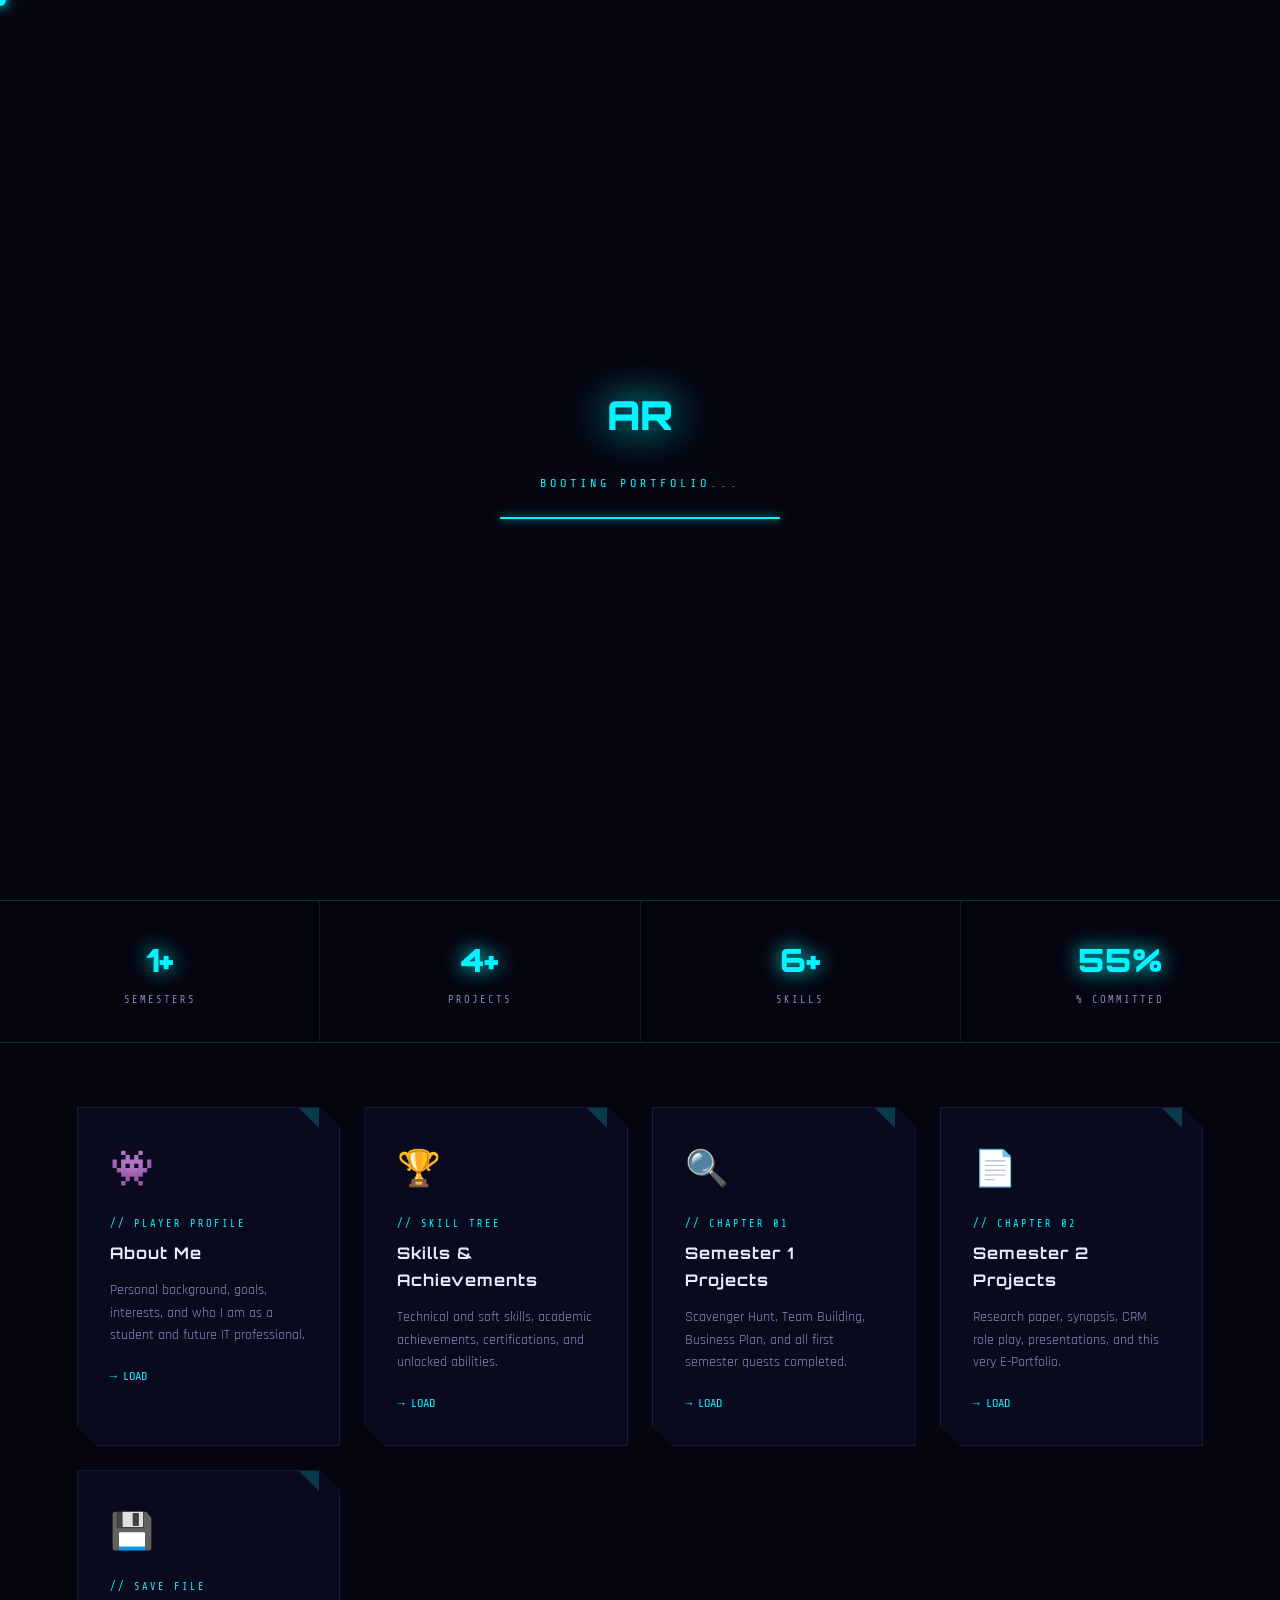
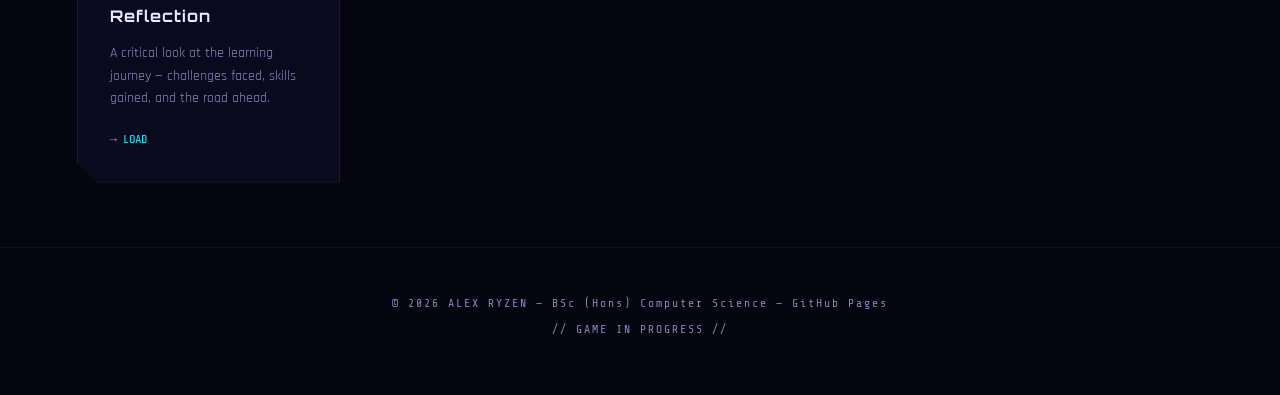
<file: index.html>
<!DOCTYPE html>
<html lang="en">
<head>
<meta charset="UTF-8">
<meta name="viewport" content="width=device-width, initial-scale=1.0">
<title>Alex Ryzen | Home</title>
<link href="https://fonts.googleapis.com/css2?family=Orbitron:wght@400;700;900&family=Share+Tech+Mono&family=Rajdhani:wght@300;400;600;700&display=swap" rel="stylesheet">
<style>
:root{--neon-cyan:#00f5ff;--neon-purple:#bf00ff;--neon-green:#39ff14;--neon-orange:#ff6b00;--dark-bg:#050510;--dark-card:#0a0a1f;--dark-card2:#0d0d25;--text-primary:#e8e8ff;--text-secondary:#8888bb;--border-glow:rgba(0,245,255,0.3)}
*{margin:0;padding:0;box-sizing:border-box}
html{scroll-behavior:smooth}
body{background:var(--dark-bg);color:var(--text-primary);font-family:'Rajdhani',sans-serif;font-size:17px;line-height:1.7;overflow-x:hidden;cursor:none}
body::before{content:'';position:fixed;inset:0;background-image:linear-gradient(rgba(0,245,255,0.04) 1px,transparent 1px),linear-gradient(90deg,rgba(0,245,255,0.04) 1px,transparent 1px);background-size:60px 60px;pointer-events:none;z-index:0}
body::after{content:'';position:fixed;inset:0;background:repeating-linear-gradient(0deg,transparent,transparent 2px,rgba(0,0,0,0.15) 2px,rgba(0,0,0,0.15) 4px);pointer-events:none;z-index:1}
.cursor{width:12px;height:12px;background:var(--neon-cyan);border-radius:50%;position:fixed;pointer-events:none;z-index:9999;transform:translate(-50%,-50%);box-shadow:0 0 12px var(--neon-cyan),0 0 24px rgba(0,245,255,0.4);transition:width .2s,height .2s}
.cursor-ring{width:36px;height:36px;border:1px solid rgba(0,245,255,0.5);border-radius:50%;position:fixed;pointer-events:none;z-index:9998;transform:translate(-50%,-50%);transition:width .2s,height .2s,border-color .2s}
nav{position:fixed;top:0;left:0;right:0;z-index:1000;background:rgba(5,5,16,0.9);backdrop-filter:blur(20px);border-bottom:1px solid rgba(0,245,255,0.15);padding:0 2.5rem;display:flex;align-items:center;justify-content:space-between;height:64px}
.nav-logo{font-family:'Orbitron',monospace;font-size:1rem;font-weight:900;color:var(--neon-cyan);text-decoration:none;letter-spacing:2px;text-shadow:0 0 20px var(--neon-cyan)}
.nav-links{display:flex;gap:0;list-style:none}
.nav-links a{font-family:'Share Tech Mono',monospace;font-size:0.72rem;color:var(--text-secondary);text-decoration:none;letter-spacing:2px;text-transform:uppercase;padding:0 1.1rem;height:64px;display:flex;align-items:center;border-right:1px solid rgba(0,245,255,0.06);transition:color .2s,background .2s;position:relative}
.nav-links a:first-child{border-left:1px solid rgba(0,245,255,0.06)}
.nav-links a:hover,.nav-links a.active{color:var(--neon-cyan);background:rgba(0,245,255,0.04)}
.nav-links a.active::after{content:'';position:absolute;bottom:0;left:0;right:0;height:2px;background:var(--neon-cyan);box-shadow:0 0 10px var(--neon-cyan)}
canvas#particles{position:fixed;inset:0;z-index:0;pointer-events:none}
#loader{position:fixed;inset:0;background:var(--dark-bg);z-index:9999;display:flex;flex-direction:column;align-items:center;justify-content:center;gap:1.5rem;transition:opacity .5s}
#loader.hidden{opacity:0;pointer-events:none}
.loader-logo{font-family:'Orbitron',monospace;font-size:2.5rem;font-weight:900;color:var(--neon-cyan);text-shadow:0 0 40px var(--neon-cyan);animation:pulseGlow 1s ease infinite}
.loader-text{font-family:'Share Tech Mono',monospace;font-size:0.75rem;color:var(--neon-cyan);letter-spacing:4px}
.loader-bar-wrap{width:280px;height:2px;background:rgba(0,245,255,0.1)}
.loader-bar{height:100%;background:var(--neon-cyan);box-shadow:0 0 10px var(--neon-cyan);animation:load 1.8s ease-in-out forwards;width:0%}
main{position:relative;z-index:2;padding-top:64px;min-height:100vh}
/* HERO */
.hero{min-height:calc(100vh - 64px);display:flex;flex-direction:column;justify-content:center;padding:0 8%;position:relative;overflow:hidden}
.hero-label{font-family:'Share Tech Mono',monospace;font-size:0.75rem;color:var(--neon-cyan);letter-spacing:4px;text-transform:uppercase;margin-bottom:1.5rem;opacity:0;animation:fadeUp .6s .3s forwards}
.hero-name{font-family:'Orbitron',monospace;font-size:clamp(3.5rem,9vw,8rem);font-weight:900;line-height:1;color:var(--text-primary);margin-bottom:.4rem;opacity:0;animation:fadeUp .6s .5s forwards;position:relative}
.hero-name span{color:var(--neon-cyan);text-shadow:0 0 40px var(--neon-cyan),0 0 80px rgba(0,245,255,0.3)}
.hero-glitch::before,.hero-glitch::after{content:attr(data-text);position:absolute;top:0;left:0;width:100%;height:100%;font-family:inherit;font-size:inherit;font-weight:inherit}
.hero-glitch::before{color:var(--neon-cyan);animation:glitch1 5s infinite;clip-path:polygon(0 0,100% 0,100% 45%,0 45%);opacity:.5}
.hero-glitch::after{color:var(--neon-purple);animation:glitch2 5s infinite;clip-path:polygon(0 55%,100% 55%,100% 100%,0 100%);opacity:.5}
.hero-title{font-family:'Orbitron',monospace;font-size:clamp(1rem,2.5vw,1.8rem);font-weight:400;color:var(--neon-purple);letter-spacing:4px;margin-bottom:2rem;text-shadow:0 0 20px var(--neon-purple);opacity:0;animation:fadeUp .6s .7s forwards}
.hero-desc{max-width:620px;color:var(--text-secondary);font-size:1.05rem;margin-bottom:3rem;opacity:0;animation:fadeUp .6s .9s forwards}
.hero-btns{display:flex;gap:1rem;flex-wrap:wrap;opacity:0;animation:fadeUp .6s 1.1s forwards}
.btn{font-family:'Orbitron',monospace;font-size:0.72rem;font-weight:700;letter-spacing:2px;text-transform:uppercase;padding:.9rem 2.2rem;background:transparent;cursor:none;text-decoration:none;position:relative;overflow:hidden;clip-path:polygon(10px 0%,100% 0%,calc(100% - 10px) 100%,0% 100%);transition:color .3s,box-shadow .3s;display:inline-block}
.btn-cyan{border:1px solid var(--neon-cyan);color:var(--neon-cyan)}
.btn-cyan::before{content:'';position:absolute;inset:0;background:var(--neon-cyan);transform:scaleX(0);transform-origin:left;transition:transform .3s;z-index:-1}
.btn-cyan:hover{color:var(--dark-bg);box-shadow:0 0 30px rgba(0,245,255,.5)}
.btn-cyan:hover::before{transform:scaleX(1)}
.btn-purple{border:1px solid rgba(191,0,255,.5);color:var(--neon-purple)}
.btn-purple:hover{border-color:var(--neon-purple);box-shadow:0 0 30px rgba(191,0,255,.4)}
/* Hero SVG */
.hero-svg{position:absolute;right:6%;top:50%;transform:translateY(-50%);width:min(380px,38vw);opacity:0;animation:fadeIn 1s 1.3s forwards;pointer-events:none}
/* Stats strip */
.stats-strip{display:grid;grid-template-columns:repeat(4,1fr);gap:1px;background:rgba(0,245,255,0.1);border-top:1px solid rgba(0,245,255,0.1);border-bottom:1px solid rgba(0,245,255,0.1);position:relative;z-index:2}
.stat-block{background:var(--dark-bg);padding:2rem 1rem;text-align:center}
.stat-number{font-family:'Orbitron',monospace;font-size:2rem;font-weight:900;color:var(--neon-cyan);display:block;text-shadow:0 0 20px var(--neon-cyan)}
.stat-label{font-family:'Share Tech Mono',monospace;font-size:0.65rem;color:var(--text-secondary);letter-spacing:2px;text-transform:uppercase;margin-top:.3rem;display:block}
/* Cards row */
.nav-cards{display:grid;grid-template-columns:repeat(auto-fit,minmax(260px,1fr));gap:1.5rem;padding:4rem 6%;position:relative;z-index:2}
.nav-card{background:var(--dark-card);border:1px solid rgba(0,245,255,0.1);padding:2rem;text-decoration:none;color:inherit;position:relative;overflow:hidden;clip-path:polygon(0 0,calc(100% - 20px) 0,100% 20px,100% 100%,20px 100%,0 calc(100% - 20px));transition:border-color .3s,box-shadow .3s,transform .3s;display:block;opacity:0;transform:translateY(30px)}
.nav-card::before{content:'';position:absolute;top:0;right:20px;width:0;height:0;border-style:solid;border-width:0 20px 20px 0;border-color:transparent rgba(0,245,255,.2) transparent transparent;transition:border-color .3s}
.nav-card:hover{border-color:rgba(0,245,255,.4);box-shadow:0 0 30px rgba(0,245,255,.08);transform:translateY(-5px)}
.nav-card:hover::before{border-color:transparent var(--neon-cyan) transparent transparent}
.nav-card.visible{opacity:1;transform:translateY(0)}
.nav-card-icon{font-size:2.2rem;margin-bottom:1rem;display:block}
.nav-card-tag{font-family:'Share Tech Mono',monospace;font-size:0.65rem;color:var(--neon-cyan);letter-spacing:2px;margin-bottom:.4rem}
.nav-card-title{font-family:'Orbitron',monospace;font-size:1rem;font-weight:700;color:var(--text-primary);margin-bottom:.75rem;letter-spacing:1px}
.nav-card-desc{font-size:.88rem;color:var(--text-secondary);line-height:1.6}
.nav-card-arrow{font-family:'Share Tech Mono',monospace;font-size:.75rem;color:var(--neon-cyan);margin-top:1.2rem;display:block;transition:letter-spacing .2s}
.nav-card:hover .nav-card-arrow{letter-spacing:4px}
footer{position:relative;z-index:2;text-align:center;padding:2.5rem 2rem 3.5rem;border-top:1px solid rgba(0,245,255,0.08)}
footer p{font-family:'Share Tech Mono',monospace;font-size:.72rem;color:var(--text-secondary);letter-spacing:2px;margin-top:.4rem}
.menu-btn{display:none;background:transparent;border:1px solid rgba(0,245,255,.3);color:var(--neon-cyan);font-family:'Share Tech Mono',monospace;font-size:.72rem;padding:.4rem .8rem;cursor:none;letter-spacing:2px}
@media(max-width:768px){.nav-links{display:none}.menu-btn{display:block}.hero-svg{display:none}.stats-strip{grid-template-columns:repeat(2,1fr)}.nav-cards{padding:2rem 1rem}body{cursor:auto}.cursor,.cursor-ring{display:none}}
@keyframes fadeUp{from{opacity:0;transform:translateY(30px)}to{opacity:1;transform:translateY(0)}}
@keyframes fadeIn{from{opacity:0}to{opacity:1}}
@keyframes load{to{width:100%}}
@keyframes pulseGlow{0%,100%{text-shadow:0 0 20px var(--neon-cyan)}50%{text-shadow:0 0 50px var(--neon-cyan),0 0 80px rgba(0,245,255,.4)}}
@keyframes glitch1{0%,88%,100%{transform:translate(0)}90%{transform:translate(-3px,1px)}93%{transform:translate(3px,-1px)}96%{transform:translate(-1px,0)}}
@keyframes glitch2{0%,88%,100%{transform:translate(0)}90%{transform:translate(3px,-1px)}93%{transform:translate(-3px,1px)}96%{transform:translate(1px,0)}}
@keyframes spin{from{transform:rotate(0deg)}to{transform:rotate(360deg)}}
</style>
</head>
<body>
<div id="loader"><div class="loader-logo">AR</div><div class="loader-text">BOOTING PORTFOLIO...</div><div class="loader-bar-wrap"><div class="loader-bar"></div></div></div>
<div class="cursor" id="cursor"></div>
<div class="cursor-ring" id="cursorRing"></div>
<canvas id="particles"></canvas>

<nav>
  <a href="index.html" class="nav-logo">AR://PORTFOLIO</a>
  <ul class="nav-links">
    <li><a href="index.html" class="active">Home</a></li>
    <li><a href="about.html">About</a></li>
    <li><a href="achievements.html">Skills</a></li>
    <li><a href="semester1.html">Sem.01</a></li>
    <li><a href="semester2.html">Sem.02</a></li>
    <li><a href="reflection.html">Reflection</a></li>
  </ul>
  <button class="menu-btn" onclick="toggleNav()">[ MENU ]</button>
</nav>

<main>
  <section class="hero">
    <div class="hero-label">// E-PORTFOLIO // BSc (Hons) Computer Science //</div>
    <h1 class="hero-name hero-glitch" data-text="ALEX RYZEN">ALEX <span>RYZEN</span></h1>
    <div class="hero-title">Computer Science Student</div>
    <p class="hero-desc">Level 01 — BSc (Hons) Computer Science. Collecting XP in algorithms, systems design, and communication. This portfolio is my save file — tracking quests completed, skills unlocked, and challenges overcome.</p>
    <div class="hero-btns">
      <a href="about.html" class="btn btn-cyan">ENTER GAME</a>
      <a href="reflection.html" class="btn btn-purple">VIEW LOG</a>
    </div>

    <svg class="hero-svg" viewBox="0 0 360 360" fill="none" xmlns="http://www.w3.org/2000/svg">
      <rect x="8" y="8" width="344" height="344" stroke="rgba(0,245,255,0.12)" stroke-width="1" stroke-dasharray="8 4"/>
      <rect x="28" y="28" width="304" height="304" stroke="rgba(191,0,255,0.08)" stroke-width="1" stroke-dasharray="4 8"/>
      <circle cx="180" cy="180" r="100" stroke="rgba(0,245,255,0.1)" stroke-width="1"/>
      <circle cx="180" cy="180" r="120" stroke="rgba(191,0,255,0.06)" stroke-width="1"/>
      <text x="180" y="200" text-anchor="middle" font-family="Orbitron" font-size="68" font-weight="900" fill="rgba(0,245,255,0.08)">CS</text>
      <path d="M8,44 L8,8 L44,8" stroke="rgba(0,245,255,0.7)" stroke-width="2" fill="none"/>
      <path d="M316,8 L352,8 L352,44" stroke="rgba(0,245,255,0.7)" stroke-width="2" fill="none"/>
      <path d="M8,316 L8,352 L44,352" stroke="rgba(0,245,255,0.7)" stroke-width="2" fill="none"/>
      <path d="M316,352 L352,352 L352,316" stroke="rgba(0,245,255,0.7)" stroke-width="2" fill="none"/>
      <circle cx="180" cy="60" r="3" fill="rgba(0,245,255,0.4)"/>
      <circle cx="180" cy="300" r="3" fill="rgba(0,245,255,0.4)"/>
      <circle cx="60" cy="180" r="3" fill="rgba(0,245,255,0.4)"/>
      <circle cx="300" cy="180" r="3" fill="rgba(0,245,255,0.4)"/>
      <line x1="174" y1="60" x2="186" y2="60" stroke="rgba(0,245,255,0.4)" stroke-width="1"/>
      <line x1="180" y1="54" x2="180" y2="66" stroke="rgba(0,245,255,0.4)" stroke-width="1"/>
      <line x1="174" y1="300" x2="186" y2="300" stroke="rgba(0,245,255,0.4)" stroke-width="1"/>
      <line x1="180" y1="294" x2="180" y2="306" stroke="rgba(0,245,255,0.4)" stroke-width="1"/>
    </svg>
  </section>

  <div class="stats-strip">
    <div class="stat-block"><span class="stat-number" data-count="2">0</span><span class="stat-label">Semesters</span></div>
    <div class="stat-block"><span class="stat-number" data-count="8">0</span><span class="stat-label">Projects</span></div>
    <div class="stat-block"><span class="stat-number" data-count="12">0</span><span class="stat-label">Skills</span></div>
    <div class="stat-block"><span class="stat-number" data-count="100">0</span><span class="stat-label">% Committed</span></div>
  </div>

  <div class="nav-cards">
    <a href="about.html" class="nav-card" style="transition-delay:.1s">
      <span class="nav-card-icon">👾</span>
      <div class="nav-card-tag">// PLAYER PROFILE</div>
      <div class="nav-card-title">About Me</div>
      <p class="nav-card-desc">Personal background, goals, interests, and who I am as a student and future IT professional.</p>
      <span class="nav-card-arrow">→ LOAD</span>
    </a>
    <a href="achievements.html" class="nav-card" style="transition-delay:.2s">
      <span class="nav-card-icon">🏆</span>
      <div class="nav-card-tag">// SKILL TREE</div>
      <div class="nav-card-title">Skills & Achievements</div>
      <p class="nav-card-desc">Technical and soft skills, academic achievements, certifications, and unlocked abilities.</p>
      <span class="nav-card-arrow">→ LOAD</span>
    </a>
    <a href="semester1.html" class="nav-card" style="transition-delay:.3s">
      <span class="nav-card-icon">🔍</span>
      <div class="nav-card-tag">// CHAPTER 01</div>
      <div class="nav-card-title">Semester 1 Projects</div>
      <p class="nav-card-desc">Scavenger Hunt, Team Building, Business Plan, and all first semester quests completed.</p>
      <span class="nav-card-arrow">→ LOAD</span>
    </a>
    <a href="semester2.html" class="nav-card" style="transition-delay:.4s">
      <span class="nav-card-icon">📄</span>
      <div class="nav-card-tag">// CHAPTER 02</div>
      <div class="nav-card-title">Semester 2 Projects</div>
      <p class="nav-card-desc">Research paper, synopsis, CRM role play, presentations, and this very E-Portfolio.</p>
      <span class="nav-card-arrow">→ LOAD</span>
    </a>
    <a href="reflection.html" class="nav-card" style="transition-delay:.5s">
      <span class="nav-card-icon">💾</span>
      <div class="nav-card-tag">// SAVE FILE</div>
      <div class="nav-card-title">Reflection</div>
      <p class="nav-card-desc">A critical look at the learning journey — challenges faced, skills gained, and the road ahead.</p>
      <span class="nav-card-arrow">→ LOAD</span>
    </a>
  </div>
</main>

<footer>
  <p>© 2026 ALEX RYZEN — BSc (Hons) Computer Science — GitHub Pages</p>
  <p>// GAME IN PROGRESS //</p>
</footer>

<script src="shared.js"></script>
<script>
  // Counter
  const counters=document.querySelectorAll('[data-count]');
  const co=new IntersectionObserver(entries=>{entries.forEach(e=>{if(e.isIntersecting){const t=parseInt(e.target.dataset.count);let c=0;const s=t/40;const ti=setInterval(()=>{c=Math.min(c+s,t);e.target.textContent=Math.floor(c)+(t===100?'%':'+');if(c>=t)clearInterval(ti)},30);co.unobserve(e.target)}})},{threshold:.5});
  counters.forEach(c=>co.observe(c));
  // Nav cards reveal
  const cards=document.querySelectorAll('.nav-card');
  const ro=new IntersectionObserver(entries=>{entries.forEach(e=>{if(e.isIntersecting)e.target.classList.add('visible')})},{threshold:.1});
  cards.forEach(c=>{c.style.transition='opacity .6s ease, transform .6s ease, border-color .3s, box-shadow .3s';ro.observe(c)});
</script>
</body>
</html>
</file>
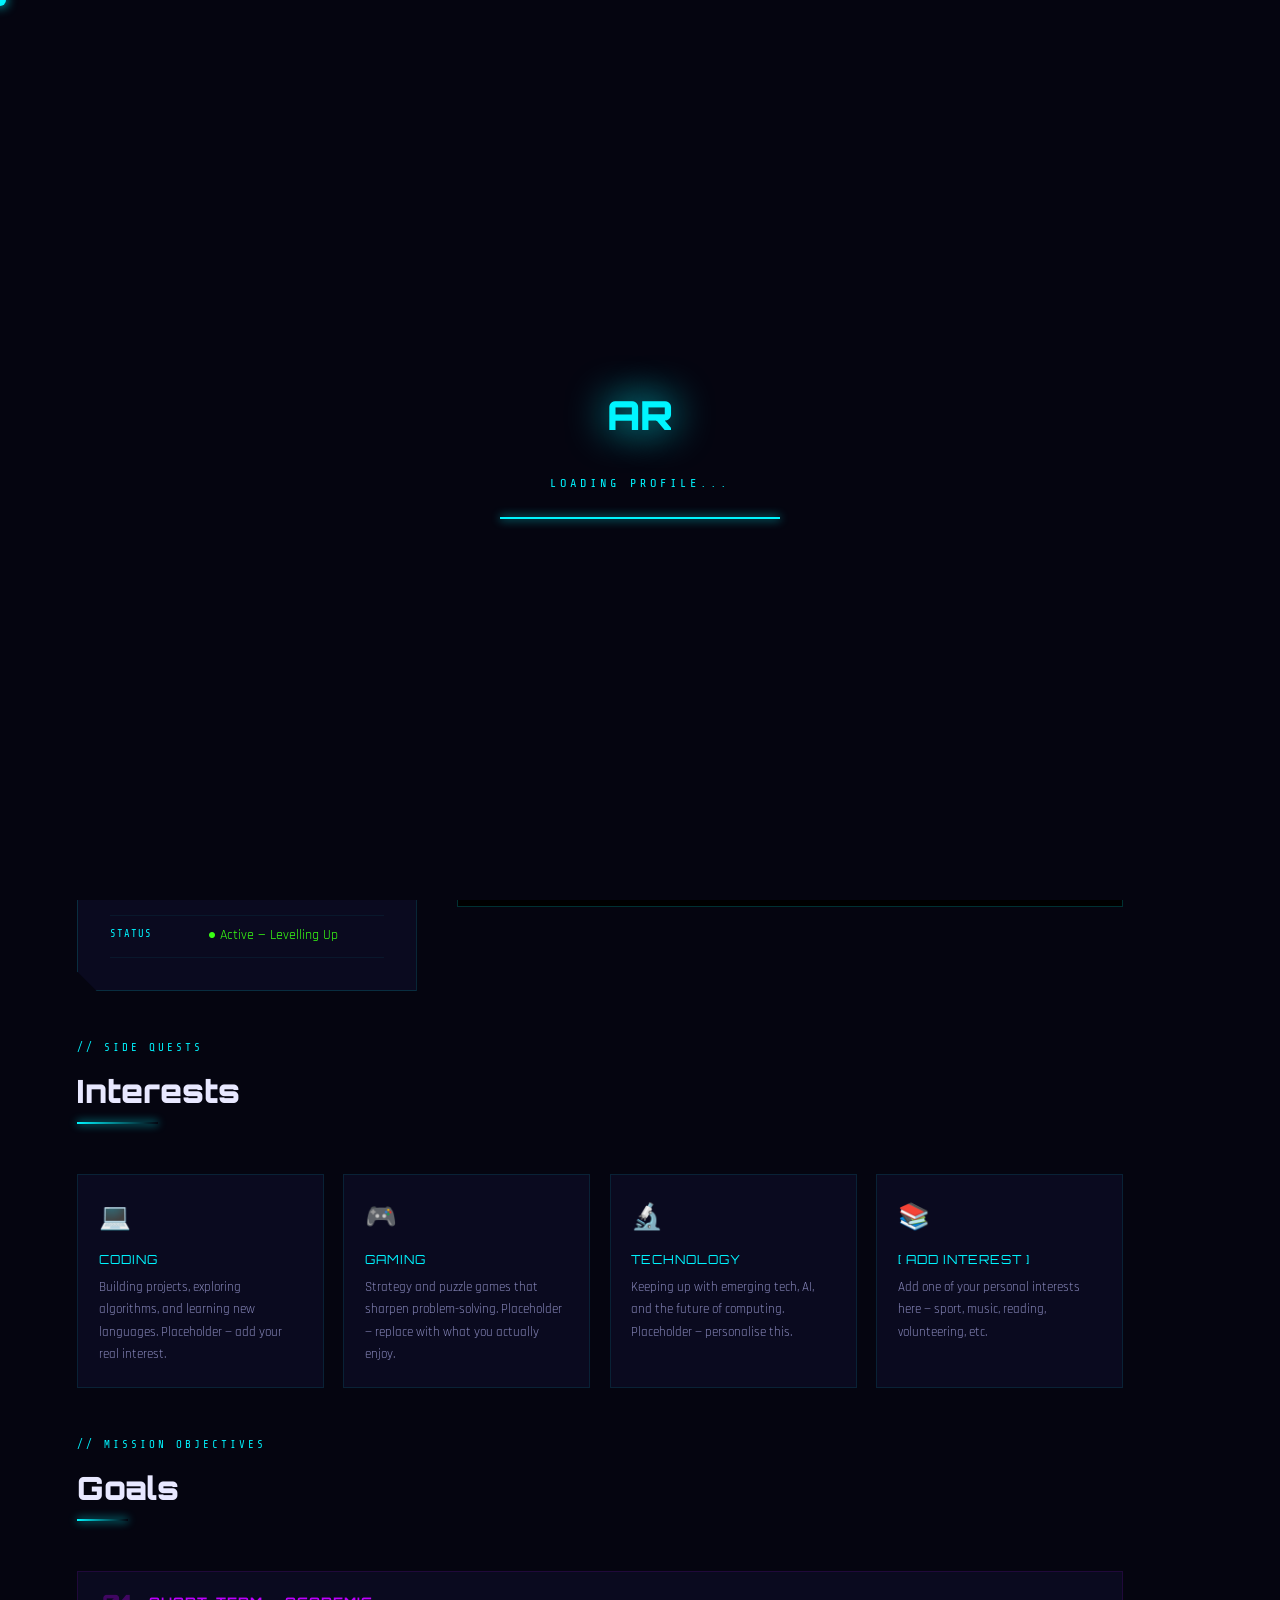
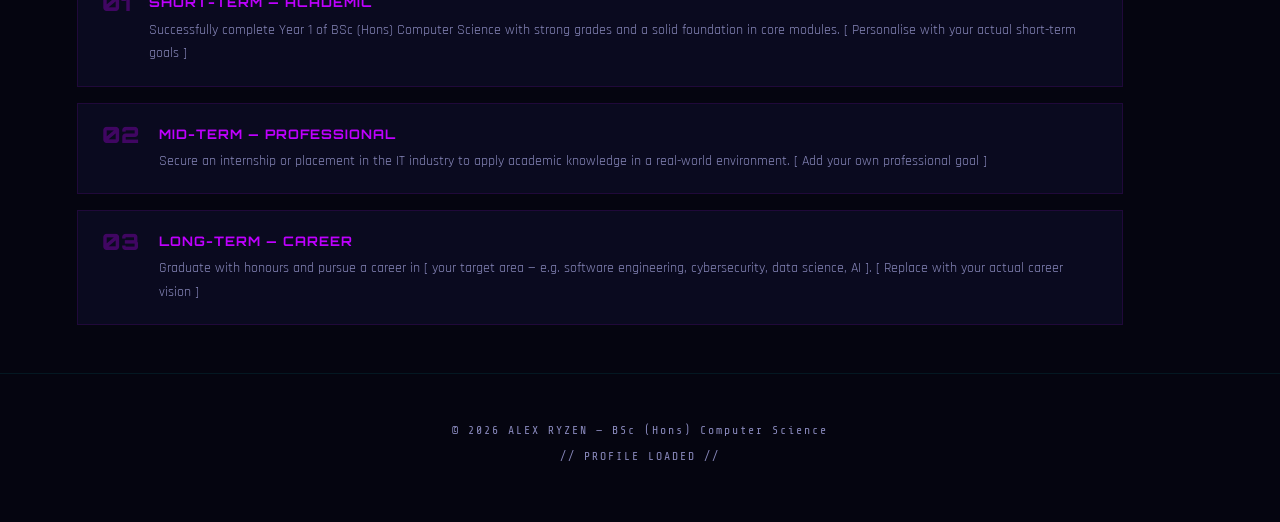
<file: about.html>
<!DOCTYPE html>
<html lang="en">
<head>
<meta charset="UTF-8">
<meta name="viewport" content="width=device-width, initial-scale=1.0">
<title>Alex Ryzen | About Me</title>
<link href="https://fonts.googleapis.com/css2?family=Orbitron:wght@400;700;900&family=Share+Tech+Mono&family=Rajdhani:wght@300;400;600;700&display=swap" rel="stylesheet">
<style>
:root{--neon-cyan:#00f5ff;--neon-purple:#bf00ff;--neon-green:#39ff14;--neon-orange:#ff6b00;--dark-bg:#050510;--dark-card:#0a0a1f;--dark-card2:#0d0d25;--text-primary:#e8e8ff;--text-secondary:#8888bb}
*{margin:0;padding:0;box-sizing:border-box}
body{background:var(--dark-bg);color:var(--text-primary);font-family:'Rajdhani',sans-serif;font-size:17px;line-height:1.7;overflow-x:hidden;cursor:none}
body::before{content:'';position:fixed;inset:0;background-image:linear-gradient(rgba(0,245,255,0.04) 1px,transparent 1px),linear-gradient(90deg,rgba(0,245,255,0.04) 1px,transparent 1px);background-size:60px 60px;pointer-events:none;z-index:0}
body::after{content:'';position:fixed;inset:0;background:repeating-linear-gradient(0deg,transparent,transparent 2px,rgba(0,0,0,0.15) 2px,rgba(0,0,0,0.15) 4px);pointer-events:none;z-index:1}
.cursor{width:12px;height:12px;background:var(--neon-cyan);border-radius:50%;position:fixed;pointer-events:none;z-index:9999;transform:translate(-50%,-50%);box-shadow:0 0 12px var(--neon-cyan);transition:width .2s,height .2s}
.cursor-ring{width:36px;height:36px;border:1px solid rgba(0,245,255,0.5);border-radius:50%;position:fixed;pointer-events:none;z-index:9998;transform:translate(-50%,-50%);transition:width .2s,height .2s,border-color .2s}
nav{position:fixed;top:0;left:0;right:0;z-index:1000;background:rgba(5,5,16,0.9);backdrop-filter:blur(20px);border-bottom:1px solid rgba(0,245,255,0.15);padding:0 2.5rem;display:flex;align-items:center;justify-content:space-between;height:64px}
.nav-logo{font-family:'Orbitron',monospace;font-size:1rem;font-weight:900;color:var(--neon-cyan);text-decoration:none;letter-spacing:2px;text-shadow:0 0 20px var(--neon-cyan)}
.nav-links{display:flex;gap:0;list-style:none}
.nav-links a{font-family:'Share Tech Mono',monospace;font-size:0.72rem;color:var(--text-secondary);text-decoration:none;letter-spacing:2px;text-transform:uppercase;padding:0 1.1rem;height:64px;display:flex;align-items:center;border-right:1px solid rgba(0,245,255,0.06);transition:color .2s,background .2s;position:relative}
.nav-links a:first-child{border-left:1px solid rgba(0,245,255,0.06)}
.nav-links a:hover,.nav-links a.active{color:var(--neon-cyan);background:rgba(0,245,255,0.04)}
.nav-links a.active::after{content:'';position:absolute;bottom:0;left:0;right:0;height:2px;background:var(--neon-cyan);box-shadow:0 0 10px var(--neon-cyan)}
canvas#particles{position:fixed;inset:0;z-index:0;pointer-events:none}
#loader{position:fixed;inset:0;background:var(--dark-bg);z-index:9999;display:flex;flex-direction:column;align-items:center;justify-content:center;gap:1.5rem;transition:opacity .5s}
#loader.hidden{opacity:0;pointer-events:none}
.loader-logo{font-family:'Orbitron',monospace;font-size:2.5rem;font-weight:900;color:var(--neon-cyan);text-shadow:0 0 40px var(--neon-cyan)}
.loader-text{font-family:'Share Tech Mono',monospace;font-size:.75rem;color:var(--neon-cyan);letter-spacing:4px}
.loader-bar-wrap{width:280px;height:2px;background:rgba(0,245,255,0.1)}
.loader-bar{height:100%;background:var(--neon-cyan);box-shadow:0 0 10px var(--neon-cyan);animation:load 1.6s ease-in-out forwards;width:0%}
main{position:relative;z-index:2;padding-top:64px}
.page-hero{padding:4rem 6% 2rem;border-bottom:1px solid rgba(0,245,255,0.08)}
.page-tag{font-family:'Share Tech Mono',monospace;font-size:.72rem;color:var(--neon-cyan);letter-spacing:4px;text-transform:uppercase;display:block;margin-bottom:.6rem;opacity:0;animation:fadeUp .5s .2s forwards}
.page-title{font-family:'Orbitron',monospace;font-size:clamp(2.5rem,6vw,5rem);font-weight:900;color:var(--text-primary);opacity:0;animation:fadeUp .5s .4s forwards;line-height:1.1}
.page-title span{color:var(--neon-cyan);text-shadow:0 0 30px var(--neon-cyan)}
.page-sub{font-size:1rem;color:var(--text-secondary);margin-top:1rem;max-width:600px;opacity:0;animation:fadeUp .5s .6s forwards}
.content{padding:3rem 6%;max-width:1200px}
/* Reveal */
.reveal{opacity:0;transform:translateY(28px);transition:opacity .7s ease,transform .7s ease}
.reveal.visible{opacity:1;transform:translateY(0)}
/* About grid */
.about-grid{display:grid;grid-template-columns:340px 1fr;gap:2.5rem;align-items:start;margin-bottom:3rem}
/* Avatar panel */
.avatar-panel{background:var(--dark-card);border:1px solid rgba(0,245,255,0.15);padding:2rem;position:relative;clip-path:polygon(0 0,calc(100% - 20px) 0,100% 20px,100% 100%,20px 100%,0 calc(100% - 20px))}
.avatar-panel::before{content:'';position:absolute;top:0;right:20px;width:0;height:0;border-style:solid;border-width:0 20px 20px 0;border-color:transparent rgba(0,245,255,.25) transparent transparent}
.avatar-circle{width:160px;height:160px;margin:0 auto 1.5rem;background:var(--dark-card2);border:1px solid rgba(0,245,255,0.2);border-radius:50%;display:flex;align-items:center;justify-content:center;position:relative;overflow:hidden}
.avatar-ring-anim{position:absolute;width:90%;aspect-ratio:1;border:1px solid rgba(0,245,255,.15);border-radius:50%;animation:spin 12s linear infinite}
.avatar-ring-anim2{position:absolute;width:75%;aspect-ratio:1;border:1px solid rgba(191,0,255,.1);border-radius:50%;animation:spin 18s linear infinite reverse}
.avatar-initials{font-family:'Orbitron',monospace;font-size:3rem;font-weight:900;color:var(--neon-cyan);text-shadow:0 0 30px var(--neon-cyan);z-index:1}
.avatar-name{font-family:'Orbitron',monospace;font-size:1.1rem;font-weight:700;color:var(--text-primary);text-align:center;margin-bottom:.3rem;letter-spacing:1px}
.avatar-role{font-family:'Share Tech Mono',monospace;font-size:.7rem;color:var(--neon-purple);text-align:center;letter-spacing:2px;margin-bottom:1.5rem}
.info-row{display:flex;gap:.5rem;align-items:flex-start;padding:.55rem 0;border-bottom:1px solid rgba(0,245,255,0.06);font-size:.88rem}
.info-key{font-family:'Share Tech Mono',monospace;font-size:.65rem;color:var(--neon-cyan);letter-spacing:1px;flex-shrink:0;width:90px;padding-top:2px}
.info-val{color:var(--text-secondary)}
/* Bio panel */
.bio-panel h3{font-family:'Orbitron',monospace;font-size:1rem;color:var(--neon-cyan);letter-spacing:2px;margin-bottom:1.2rem}
.bio-panel p{color:var(--text-secondary);margin-bottom:1.2rem;line-height:1.8}
/* Terminal */
.terminal{background:#000;border:1px solid rgba(0,245,255,0.2);padding:1.5rem 1.5rem 1.5rem;font-family:'Share Tech Mono',monospace;font-size:.8rem;color:#0f0;margin:1.5rem 0;position:relative}
.terminal-bar{background:rgba(255,255,255,0.05);height:28px;display:flex;align-items:center;gap:6px;padding:0 10px;margin:-1.5rem -1.5rem 1rem;border-bottom:1px solid rgba(0,245,255,.1)}
.t-dot{width:8px;height:8px;border-radius:50%}
.t-dot-r{background:rgba(255,100,100,.4)}
.t-dot-y{background:rgba(255,200,0,.4)}
.t-dot-g{background:rgba(0,255,100,.4)}
.t-title{font-size:.65rem;color:rgba(255,255,255,.3);letter-spacing:2px;margin-left:auto;margin-right:auto}
.t-line{margin:.3rem 0}
.t-prompt{color:var(--neon-cyan)}
.t-out{color:rgba(0,255,0,.8)}
.t-dim{color:rgba(255,255,255,.25)}
.cursor-blink{display:inline-block;width:7px;height:.9em;background:var(--neon-cyan);animation:blink 1s step-end infinite;vertical-align:text-bottom}
/* Interests */
.interests-grid{display:grid;grid-template-columns:repeat(auto-fit,minmax(200px,1fr));gap:1.2rem;margin-top:1.5rem}
.interest-card{background:var(--dark-card);border:1px solid rgba(0,245,255,0.1);padding:1.3rem;transition:border-color .3s,transform .3s}
.interest-card:hover{border-color:rgba(0,245,255,.35);transform:translateY(-3px)}
.interest-icon{font-size:1.6rem;margin-bottom:.6rem;display:block}
.interest-title{font-family:'Orbitron',monospace;font-size:.78rem;color:var(--neon-cyan);letter-spacing:1px;margin-bottom:.4rem}
.interest-desc{font-size:.82rem;color:var(--text-secondary)}
/* Goals */
.goals-list{display:grid;gap:1rem;margin-top:1.5rem}
.goal-item{display:flex;gap:1.2rem;align-items:flex-start;background:var(--dark-card);border:1px solid rgba(191,0,255,.12);padding:1.2rem 1.5rem;transition:border-color .3s}
.goal-item:hover{border-color:rgba(191,0,255,.35)}
.goal-num{font-family:'Orbitron',monospace;font-size:1.4rem;font-weight:900;color:rgba(191,0,255,.3);flex-shrink:0;line-height:1}
.goal-text h4{font-family:'Orbitron',monospace;font-size:.82rem;color:var(--neon-purple);margin-bottom:.3rem;letter-spacing:1px}
.goal-text p{font-size:.88rem;color:var(--text-secondary)}
/* Section headers */
.sec-tag{font-family:'Share Tech Mono',monospace;font-size:.68rem;color:var(--neon-cyan);letter-spacing:3px;text-transform:uppercase;display:block;margin-bottom:.4rem}
.sec-title{font-family:'Orbitron',monospace;font-size:clamp(1.4rem,3vw,2rem);font-weight:900;color:var(--text-primary);margin-bottom:2rem;position:relative;display:inline-block}
.sec-title::after{content:'';position:absolute;bottom:-6px;left:0;width:50%;height:2px;background:linear-gradient(90deg,var(--neon-cyan),transparent);box-shadow:0 0 8px var(--neon-cyan)}
footer{position:relative;z-index:2;text-align:center;padding:2.5rem 2rem 3.5rem;border-top:1px solid rgba(0,245,255,0.08)}
footer p{font-family:'Share Tech Mono',monospace;font-size:.72rem;color:var(--text-secondary);letter-spacing:2px;margin-top:.4rem}
.menu-btn{display:none;background:transparent;border:1px solid rgba(0,245,255,.3);color:var(--neon-cyan);font-family:'Share Tech Mono',monospace;font-size:.72rem;padding:.4rem .8rem;cursor:none;letter-spacing:2px}
@media(max-width:900px){.about-grid{grid-template-columns:1fr}}
@media(max-width:768px){.nav-links{display:none}.menu-btn{display:block}body{cursor:auto}.cursor,.cursor-ring{display:none}.content{padding:2rem 1rem}.page-hero{padding:2.5rem 1rem 1.5rem}}
@keyframes fadeUp{from{opacity:0;transform:translateY(28px)}to{opacity:1;transform:translateY(0)}}
@keyframes load{to{width:100%}}
@keyframes spin{from{transform:rotate(0deg)}to{transform:rotate(360deg)}}
@keyframes blink{0%,100%{opacity:1}50%{opacity:0}}
</style>
</head>
<body>
<div id="loader"><div class="loader-logo">AR</div><div class="loader-text">LOADING PROFILE...</div><div class="loader-bar-wrap"><div class="loader-bar"></div></div></div>
<div class="cursor" id="cursor"></div>
<div class="cursor-ring" id="cursorRing"></div>
<canvas id="particles"></canvas>

<nav>
  <a href="index.html" class="nav-logo">AR://PORTFOLIO</a>
  <ul class="nav-links">
    <li><a href="index.html">Home</a></li>
    <li><a href="about.html" class="active">About</a></li>
    <li><a href="achievements.html">Skills</a></li>
    <li><a href="semester1.html">Sem.01</a></li>
    <li><a href="semester2.html">Sem.02</a></li>
    <li><a href="reflection.html">Reflection</a></li>
  </ul>
  <button class="menu-btn" onclick="toggleNav()">[ MENU ]</button>
</nav>

<main>
  <div class="page-hero">
    <span class="page-tag">// PLAYER PROFILE //</span>
    <h1 class="page-title">About <span>Me</span></h1>
    <p class="page-sub">Get to know the player behind the portfolio — background, interests, and the mission ahead.</p>
  </div>

  <div class="content">
    <div class="about-grid reveal">
      <!-- Avatar panel -->
      <div class="avatar-panel">
        <div class="avatar-circle">
          <div class="avatar-ring-anim"></div>
          <div class="avatar-ring-anim2"></div>
          <span class="avatar-initials">AR</span>
        </div>
        <div class="avatar-name">ALEX RYZEN</div>
        <div class="avatar-role">// CS STUDENT — YEAR 01 //</div>

        <div class="info-row"><span class="info-key">DEGREE</span><span class="info-val">BSc (Hons) Computer Science</span></div>
        <div class="info-row"><span class="info-key">YEAR</span><span class="info-val">Year 1, Semester 2</span></div>
        <div class="info-row"><span class="info-key">UNIVERSITY</span><span class="info-val">[ Your University Name ]</span></div>
        <div class="info-row"><span class="info-key">LOCATION</span><span class="info-val">[ Your Country / City ]</span></div>
        <div class="info-row"><span class="info-key">EMAIL</span><span class="info-val">[ your@email.com ]</span></div>
        <div class="info-row"><span class="info-key">GITHUB</span><span class="info-val">[ github.com/you ]</span></div>
        <div class="info-row"><span class="info-key">STATUS</span><span class="info-val" style="color:var(--neon-green)">● Active — Levelling Up</span></div>
      </div>

      <!-- Bio -->
      <div class="bio-panel">
        <h3>// WHO AM I?</h3>
        <p>Hi, I'm Alex — a passionate first-year Computer Science student driven by curiosity and a love for building things. I see every problem as a puzzle and every new technology as a new toolset to master.</p>
        <p>This E-Portfolio is my digital journey log — a space where my academic work, personal growth, and professional development come together.</p>
        <p style="color:rgba(255,255,255,.2);font-size:.82rem;font-style:italic;">[ Personalise the above with your own story — where you're from, what got you into CS, what drives you ]</p>

        <div class="terminal">
          <div class="terminal-bar">
            <div class="t-dot t-dot-r"></div><div class="t-dot t-dot-y"></div><div class="t-dot t-dot-g"></div>
            <span class="t-title">terminal — profile.sh</span>
          </div>
          <div class="t-line"><span class="t-prompt">$ </span><span class="t-out">cat about_me.txt</span></div>
          <div class="t-line t-out">&gt; Name: Alex Ryzen</div>
          <div class="t-line t-out">&gt; Course: BSc (Hons) Computer Science</div>
          <div class="t-line t-out">&gt; Passion: Problem-solving + Technology</div>
          <div class="t-line t-out">&gt; Currently learning: [ your focus area ]</div>
          <div class="t-line t-dim">&gt; // Edit this file with your real details</div>
          <div class="t-line"><span class="t-prompt">$ </span><span class="cursor-blink"></span></div>
        </div>
      </div>
    </div>

    <!-- Interests -->
    <div class="reveal">
      <span class="sec-tag">// SIDE QUESTS</span>
      <h2 class="sec-title">Interests</h2>
      <div class="interests-grid">
        <div class="interest-card">
          <span class="interest-icon">💻</span>
          <div class="interest-title">CODING</div>
          <p class="interest-desc">Building projects, exploring algorithms, and learning new languages. Placeholder — add your real interest.</p>
        </div>
        <div class="interest-card">
          <span class="interest-icon">🎮</span>
          <div class="interest-title">GAMING</div>
          <p class="interest-desc">Strategy and puzzle games that sharpen problem-solving. Placeholder — replace with what you actually enjoy.</p>
        </div>
        <div class="interest-card">
          <span class="interest-icon">🔬</span>
          <div class="interest-title">TECHNOLOGY</div>
          <p class="interest-desc">Keeping up with emerging tech, AI, and the future of computing. Placeholder — personalise this.</p>
        </div>
        <div class="interest-card">
          <span class="interest-icon">📚</span>
          <div class="interest-title">[ ADD INTEREST ]</div>
          <p class="interest-desc">Add one of your personal interests here — sport, music, reading, volunteering, etc.</p>
        </div>
      </div>
    </div>

    <!-- Goals -->
    <div class="reveal" style="margin-top:3rem;">
      <span class="sec-tag">// MISSION OBJECTIVES</span>
      <h2 class="sec-title">Goals</h2>
      <div class="goals-list">
        <div class="goal-item">
          <span class="goal-num">01</span>
          <div class="goal-text">
            <h4>SHORT-TERM — ACADEMIC</h4>
            <p>Successfully complete Year 1 of BSc (Hons) Computer Science with strong grades and a solid foundation in core modules. [ Personalise with your actual short-term goals ]</p>
          </div>
        </div>
        <div class="goal-item">
          <span class="goal-num">02</span>
          <div class="goal-text">
            <h4>MID-TERM — PROFESSIONAL</h4>
            <p>Secure an internship or placement in the IT industry to apply academic knowledge in a real-world environment. [ Add your own professional goal ]</p>
          </div>
        </div>
        <div class="goal-item">
          <span class="goal-num">03</span>
          <div class="goal-text">
            <h4>LONG-TERM — CAREER</h4>
            <p>Graduate with honours and pursue a career in [ your target area — e.g. software engineering, cybersecurity, data science, AI ]. [ Replace with your actual career vision ]</p>
          </div>
        </div>
      </div>
    </div>
  </div>
</main>

<footer>
  <p>© 2026 ALEX RYZEN — BSc (Hons) Computer Science</p>
  <p>// PROFILE LOADED //</p>
</footer>

<script src="shared.js"></script>
</body>
</html>
</file>
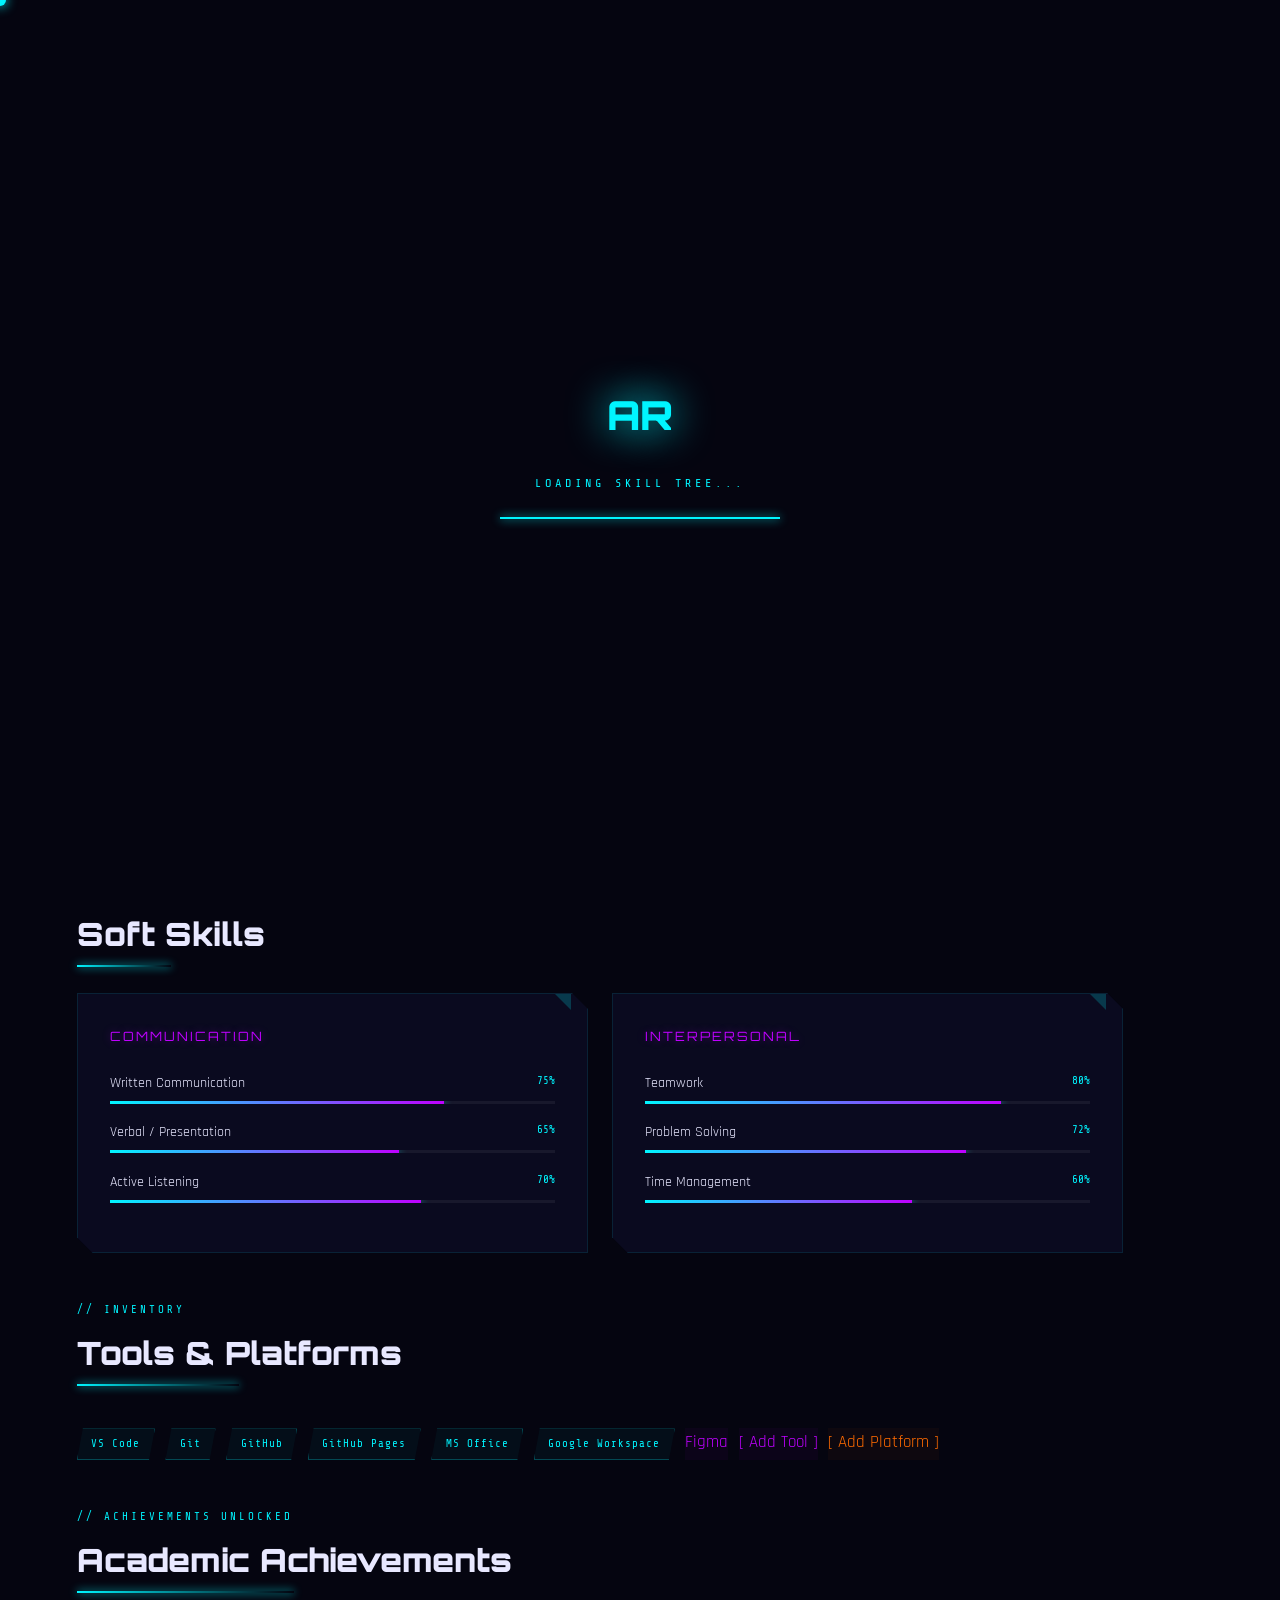
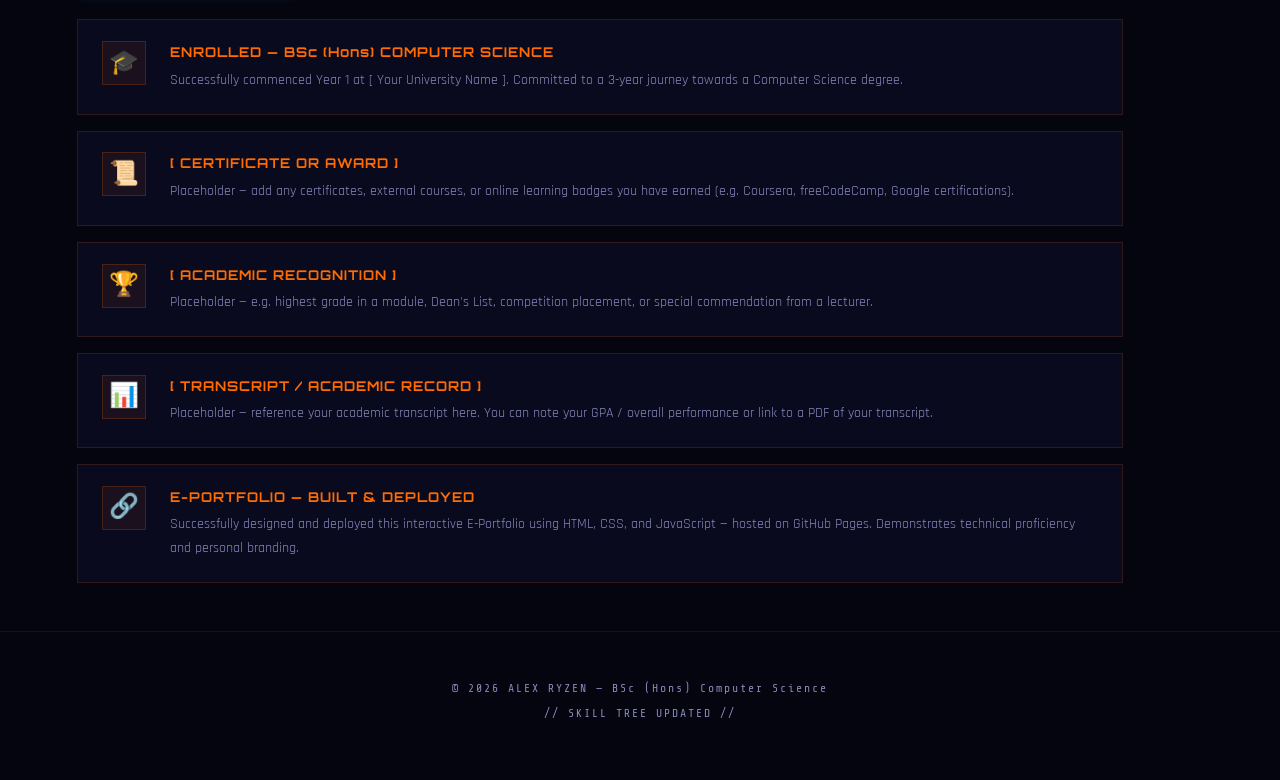
<file: achievements.html>
<!DOCTYPE html>
<html lang="en">
<head>
<meta charset="UTF-8">
<meta name="viewport" content="width=device-width, initial-scale=1.0">
<title>Alex Ryzen | Skills & Achievements</title>
<link href="https://fonts.googleapis.com/css2?family=Orbitron:wght@400;700;900&family=Share+Tech+Mono&family=Rajdhani:wght@300;400;600;700&display=swap" rel="stylesheet">
<style>
:root{--neon-cyan:#00f5ff;--neon-purple:#bf00ff;--neon-green:#39ff14;--neon-orange:#ff6b00;--dark-bg:#050510;--dark-card:#0a0a1f;--dark-card2:#0d0d25;--text-primary:#e8e8ff;--text-secondary:#8888bb}
*{margin:0;padding:0;box-sizing:border-box}
body{background:var(--dark-bg);color:var(--text-primary);font-family:'Rajdhani',sans-serif;font-size:17px;line-height:1.7;overflow-x:hidden;cursor:none}
body::before{content:'';position:fixed;inset:0;background-image:linear-gradient(rgba(0,245,255,0.04) 1px,transparent 1px),linear-gradient(90deg,rgba(0,245,255,0.04) 1px,transparent 1px);background-size:60px 60px;pointer-events:none;z-index:0}
body::after{content:'';position:fixed;inset:0;background:repeating-linear-gradient(0deg,transparent,transparent 2px,rgba(0,0,0,0.15) 2px,rgba(0,0,0,0.15) 4px);pointer-events:none;z-index:1}
.cursor{width:12px;height:12px;background:var(--neon-cyan);border-radius:50%;position:fixed;pointer-events:none;z-index:9999;transform:translate(-50%,-50%);box-shadow:0 0 12px var(--neon-cyan);transition:width .2s,height .2s}
.cursor-ring{width:36px;height:36px;border:1px solid rgba(0,245,255,0.5);border-radius:50%;position:fixed;pointer-events:none;z-index:9998;transform:translate(-50%,-50%);transition:width .2s,height .2s,border-color .2s}
nav{position:fixed;top:0;left:0;right:0;z-index:1000;background:rgba(5,5,16,0.9);backdrop-filter:blur(20px);border-bottom:1px solid rgba(0,245,255,0.15);padding:0 2.5rem;display:flex;align-items:center;justify-content:space-between;height:64px}
.nav-logo{font-family:'Orbitron',monospace;font-size:1rem;font-weight:900;color:var(--neon-cyan);text-decoration:none;letter-spacing:2px;text-shadow:0 0 20px var(--neon-cyan)}
.nav-links{display:flex;gap:0;list-style:none}
.nav-links a{font-family:'Share Tech Mono',monospace;font-size:0.72rem;color:var(--text-secondary);text-decoration:none;letter-spacing:2px;text-transform:uppercase;padding:0 1.1rem;height:64px;display:flex;align-items:center;border-right:1px solid rgba(0,245,255,0.06);transition:color .2s,background .2s;position:relative}
.nav-links a:first-child{border-left:1px solid rgba(0,245,255,0.06)}
.nav-links a:hover,.nav-links a.active{color:var(--neon-cyan);background:rgba(0,245,255,0.04)}
.nav-links a.active::after{content:'';position:absolute;bottom:0;left:0;right:0;height:2px;background:var(--neon-cyan);box-shadow:0 0 10px var(--neon-cyan)}
canvas#particles{position:fixed;inset:0;z-index:0;pointer-events:none}
#loader{position:fixed;inset:0;background:var(--dark-bg);z-index:9999;display:flex;flex-direction:column;align-items:center;justify-content:center;gap:1.5rem;transition:opacity .5s}
#loader.hidden{opacity:0;pointer-events:none}
.loader-logo{font-family:'Orbitron',monospace;font-size:2.5rem;font-weight:900;color:var(--neon-cyan);text-shadow:0 0 40px var(--neon-cyan)}
.loader-text{font-family:'Share Tech Mono',monospace;font-size:.75rem;color:var(--neon-cyan);letter-spacing:4px}
.loader-bar-wrap{width:280px;height:2px;background:rgba(0,245,255,0.1)}
.loader-bar{height:100%;background:var(--neon-cyan);box-shadow:0 0 10px var(--neon-cyan);animation:load 1.6s ease-in-out forwards;width:0%}
main{position:relative;z-index:2;padding-top:64px}
.page-hero{padding:4rem 6% 2rem;border-bottom:1px solid rgba(0,245,255,0.08)}
.page-tag{font-family:'Share Tech Mono',monospace;font-size:.72rem;color:var(--neon-cyan);letter-spacing:4px;text-transform:uppercase;display:block;margin-bottom:.6rem;opacity:0;animation:fadeUp .5s .2s forwards}
.page-title{font-family:'Orbitron',monospace;font-size:clamp(2.5rem,6vw,5rem);font-weight:900;color:var(--text-primary);opacity:0;animation:fadeUp .5s .4s forwards;line-height:1.1}
.page-title span{color:var(--neon-orange);text-shadow:0 0 30px var(--neon-orange)}
.page-sub{font-size:1rem;color:var(--text-secondary);margin-top:1rem;max-width:600px;opacity:0;animation:fadeUp .5s .6s forwards}
.content{padding:3rem 6%;max-width:1200px}
.reveal{opacity:0;transform:translateY(28px);transition:opacity .7s ease,transform .7s ease}
.reveal.visible{opacity:1;transform:translateY(0)}
.sec-tag{font-family:'Share Tech Mono',monospace;font-size:.68rem;color:var(--neon-cyan);letter-spacing:3px;text-transform:uppercase;display:block;margin-bottom:.4rem}
.sec-title{font-family:'Orbitron',monospace;font-size:clamp(1.4rem,3vw,2rem);font-weight:900;color:var(--text-primary);margin-bottom:2rem;position:relative;display:inline-block}
.sec-title::after{content:'';position:absolute;bottom:-6px;left:0;width:50%;height:2px;background:linear-gradient(90deg,var(--neon-cyan),transparent);box-shadow:0 0 8px var(--neon-cyan)}
/* Skills */
.skills-grid{display:grid;grid-template-columns:repeat(auto-fit,minmax(280px,1fr));gap:1.5rem;margin-bottom:3rem}
.skill-card{background:var(--dark-card);border:1px solid rgba(0,245,255,0.1);padding:2rem;position:relative;clip-path:polygon(0 0,calc(100% - 16px) 0,100% 16px,100% 100%,16px 100%,0 calc(100% - 16px));transition:border-color .3s}
.skill-card::before{content:'';position:absolute;top:0;right:16px;width:0;height:0;border-style:solid;border-width:0 16px 16px 0;border-color:transparent rgba(0,245,255,.2) transparent transparent}
.skill-card:hover{border-color:rgba(0,245,255,.35)}
.skill-card-title{font-family:'Orbitron',monospace;font-size:.8rem;color:var(--neon-purple);letter-spacing:2px;margin-bottom:1.5rem;text-shadow:0 0 8px rgba(191,0,255,.4)}
.skill-item{margin-bottom:1.1rem}
.skill-header{display:flex;justify-content:space-between;font-size:.88rem;margin-bottom:5px}
.skill-header span:first-child{color:var(--text-primary)}
.skill-header span:last-child{font-family:'Share Tech Mono',monospace;font-size:.68rem;color:var(--neon-cyan)}
.skill-bar{height:3px;background:rgba(255,255,255,0.06);overflow:hidden}
.skill-bar-fill{height:100%;background:linear-gradient(90deg,var(--neon-cyan),var(--neon-purple));box-shadow:0 0 8px var(--neon-cyan);width:0%;transition:width 1.3s ease-out}
.note{font-size:.72rem;color:rgba(255,255,255,.2);font-family:'Share Tech Mono',monospace;margin-top:1rem}
/* Badge clusters */
.badge-section{margin-bottom:3rem}
.badge-cluster{display:flex;flex-wrap:wrap;gap:.65rem;margin-top:1rem}
.badge{font-family:'Share Tech Mono',monospace;font-size:.68rem;padding:.35rem .85rem;border:1px solid rgba(0,245,255,.25);color:var(--neon-cyan);background:rgba(0,245,255,.04);letter-spacing:1px;clip-path:polygon(6px 0%,100% 0%,calc(100% - 6px) 100%,0% 100%);transition:background .2s,border-color .2s}
.badge:hover{background:rgba(0,245,255,.12);border-color:var(--neon-cyan)}
.badge-purple{border-color:rgba(191,0,255,.25);color:var(--neon-purple);background:rgba(191,0,255,.04)}
.badge-purple:hover{background:rgba(191,0,255,.12);border-color:var(--neon-purple)}
.badge-orange{border-color:rgba(255,107,0,.25);color:var(--neon-orange);background:rgba(255,107,0,.04)}
.badge-orange:hover{background:rgba(255,107,0,.12);border-color:var(--neon-orange)}
/* Achievements */
.achievements-list{display:grid;gap:1rem}
.achievement-item{display:flex;align-items:flex-start;gap:1.5rem;padding:1.3rem 1.5rem;background:var(--dark-card);border:1px solid rgba(255,107,0,0.15);transition:border-color .3s,box-shadow .3s}
.achievement-item:hover{border-color:rgba(255,107,0,.4);box-shadow:0 0 20px rgba(255,107,0,.06)}
.ach-icon{font-size:1.5rem;flex-shrink:0;width:44px;height:44px;display:flex;align-items:center;justify-content:center;background:rgba(255,107,0,.07);border:1px solid rgba(255,107,0,.2)}
.ach-text h4{font-family:'Orbitron',monospace;font-size:.84rem;color:var(--neon-orange);margin-bottom:.3rem;letter-spacing:1px}
.ach-text p{font-size:.88rem;color:var(--text-secondary)}
footer{position:relative;z-index:2;text-align:center;padding:2.5rem 2rem 3.5rem;border-top:1px solid rgba(0,245,255,0.08)}
footer p{font-family:'Share Tech Mono',monospace;font-size:.72rem;color:var(--text-secondary);letter-spacing:2px;margin-top:.4rem}
.menu-btn{display:none;background:transparent;border:1px solid rgba(0,245,255,.3);color:var(--neon-cyan);font-family:'Share Tech Mono',monospace;font-size:.72rem;padding:.4rem .8rem;cursor:none;letter-spacing:2px}
@media(max-width:768px){.nav-links{display:none}.menu-btn{display:block}body{cursor:auto}.cursor,.cursor-ring{display:none}.content{padding:2rem 1rem}.page-hero{padding:2.5rem 1rem 1.5rem}}
@keyframes fadeUp{from{opacity:0;transform:translateY(28px)}to{opacity:1;transform:translateY(0)}}
@keyframes load{to{width:100%}}
</style>
</head>
<body>
<div id="loader"><div class="loader-logo">AR</div><div class="loader-text">LOADING SKILL TREE...</div><div class="loader-bar-wrap"><div class="loader-bar"></div></div></div>
<div class="cursor" id="cursor"></div>
<div class="cursor-ring" id="cursorRing"></div>
<canvas id="particles"></canvas>

<nav>
  <a href="index.html" class="nav-logo">AR://PORTFOLIO</a>
  <ul class="nav-links">
    <li><a href="index.html">Home</a></li>
    <li><a href="about.html">About</a></li>
    <li><a href="achievements.html" class="active">Skills</a></li>
    <li><a href="semester1.html">Sem.01</a></li>
    <li><a href="semester2.html">Sem.02</a></li>
    <li><a href="reflection.html">Reflection</a></li>
  </ul>
  <button class="menu-btn" onclick="toggleNav()">[ MENU ]</button>
</nav>

<main>
  <div class="page-hero">
    <span class="page-tag">// SKILL TREE & ACHIEVEMENTS //</span>
    <h1 class="page-title">Skills &amp; <span>Achievements</span></h1>
    <p class="page-sub">A record of technical and soft skills developed through academic study, projects, and self-learning — plus milestones unlocked along the way.</p>
  </div>

  <div class="content">
    <!-- Technical Skills -->
    <div class="reveal">
      <span class="sec-tag">// TECHNICAL SKILL TREE</span>
      <h2 class="sec-title">Technical Skills</h2>
      <div class="skills-grid">
        <div class="skill-card">
          <div class="skill-card-title">PROGRAMMING</div>
          <div class="skill-item">
            <div class="skill-header"><span>Python</span><span data-pct="70">70%</span></div>
            <div class="skill-bar"><div class="skill-bar-fill" data-width="70%"></div></div>
          </div>
          <div class="skill-item">
            <div class="skill-header"><span>HTML / CSS</span><span>65%</span></div>
            <div class="skill-bar"><div class="skill-bar-fill" data-width="65%"></div></div>
          </div>
          <div class="skill-item">
            <div class="skill-header"><span>JavaScript</span><span>50%</span></div>
            <div class="skill-bar"><div class="skill-bar-fill" data-width="50%"></div></div>
          </div>
          <div class="skill-item">
            <div class="skill-header"><span>[ Add Language ]</span><span>??%</span></div>
            <div class="skill-bar"><div class="skill-bar-fill" data-width="40%"></div></div>
          </div>
          <p class="note">// Adjust percentages to match your actual level</p>
        </div>
        <div class="skill-card">
          <div class="skill-card-title">CS FUNDAMENTALS</div>
          <div class="skill-item">
            <div class="skill-header"><span>Algorithms</span><span>55%</span></div>
            <div class="skill-bar"><div class="skill-bar-fill" data-width="55%"></div></div>
          </div>
          <div class="skill-item">
            <div class="skill-header"><span>Data Structures</span><span>55%</span></div>
            <div class="skill-bar"><div class="skill-bar-fill" data-width="55%"></div></div>
          </div>
          <div class="skill-item">
            <div class="skill-header"><span>Databases / SQL</span><span>50%</span></div>
            <div class="skill-bar"><div class="skill-bar-fill" data-width="50%"></div></div>
          </div>
          <div class="skill-item">
            <div class="skill-header"><span>Networking Basics</span><span>45%</span></div>
            <div class="skill-bar"><div class="skill-bar-fill" data-width="45%"></div></div>
          </div>
          <p class="note">// Replace with your actual modules</p>
        </div>
      </div>
    </div>

    <!-- Soft Skills -->
    <div class="reveal">
      <span class="sec-tag">// SOFT SKILL TREE</span>
      <h2 class="sec-title">Soft Skills</h2>
      <div class="skills-grid">
        <div class="skill-card">
          <div class="skill-card-title">COMMUNICATION</div>
          <div class="skill-item">
            <div class="skill-header"><span>Written Communication</span><span>75%</span></div>
            <div class="skill-bar"><div class="skill-bar-fill" data-width="75%"></div></div>
          </div>
          <div class="skill-item">
            <div class="skill-header"><span>Verbal / Presentation</span><span>65%</span></div>
            <div class="skill-bar"><div class="skill-bar-fill" data-width="65%"></div></div>
          </div>
          <div class="skill-item">
            <div class="skill-header"><span>Active Listening</span><span>70%</span></div>
            <div class="skill-bar"><div class="skill-bar-fill" data-width="70%"></div></div>
          </div>
        </div>
        <div class="skill-card">
          <div class="skill-card-title">INTERPERSONAL</div>
          <div class="skill-item">
            <div class="skill-header"><span>Teamwork</span><span>80%</span></div>
            <div class="skill-bar"><div class="skill-bar-fill" data-width="80%"></div></div>
          </div>
          <div class="skill-item">
            <div class="skill-header"><span>Problem Solving</span><span>72%</span></div>
            <div class="skill-bar"><div class="skill-bar-fill" data-width="72%"></div></div>
          </div>
          <div class="skill-item">
            <div class="skill-header"><span>Time Management</span><span>60%</span></div>
            <div class="skill-bar"><div class="skill-bar-fill" data-width="60%"></div></div>
          </div>
        </div>
      </div>
    </div>

    <!-- Tools -->
    <div class="badge-section reveal">
      <span class="sec-tag">// INVENTORY</span>
      <h2 class="sec-title">Tools & Platforms</h2>
      <div class="badge-cluster">
        <span class="badge">VS Code</span>
        <span class="badge">Git</span>
        <span class="badge">GitHub</span>
        <span class="badge">GitHub Pages</span>
        <span class="badge">MS Office</span>
        <span class="badge">Google Workspace</span>
        <span class="badge-purple">Figma</span>
        <span class="badge-purple">[ Add Tool ]</span>
        <span class="badge-orange">[ Add Platform ]</span>
      </div>
    </div>

    <!-- Academic Achievements -->
    <div class="reveal">
      <span class="sec-tag">// ACHIEVEMENTS UNLOCKED</span>
      <h2 class="sec-title">Academic Achievements</h2>
      <div class="achievements-list">
        <div class="achievement-item">
          <div class="ach-icon">🎓</div>
          <div class="ach-text">
            <h4>ENROLLED — BSc (Hons) COMPUTER SCIENCE</h4>
            <p>Successfully commenced Year 1 at [ Your University Name ]. Committed to a 3-year journey towards a Computer Science degree.</p>
          </div>
        </div>
        <div class="achievement-item">
          <div class="ach-icon">📜</div>
          <div class="ach-text">
            <h4>[ CERTIFICATE OR AWARD ]</h4>
            <p>Placeholder — add any certificates, external courses, or online learning badges you have earned (e.g. Coursera, freeCodeCamp, Google certifications).</p>
          </div>
        </div>
        <div class="achievement-item">
          <div class="ach-icon">🏆</div>
          <div class="ach-text">
            <h4>[ ACADEMIC RECOGNITION ]</h4>
            <p>Placeholder — e.g. highest grade in a module, Dean's List, competition placement, or special commendation from a lecturer.</p>
          </div>
        </div>
        <div class="achievement-item">
          <div class="ach-icon">📊</div>
          <div class="ach-text">
            <h4>[ TRANSCRIPT / ACADEMIC RECORD ]</h4>
            <p>Placeholder — reference your academic transcript here. You can note your GPA / overall performance or link to a PDF of your transcript.</p>
          </div>
        </div>
        <div class="achievement-item">
          <div class="ach-icon">🔗</div>
          <div class="ach-text">
            <h4>E-PORTFOLIO — BUILT & DEPLOYED</h4>
            <p>Successfully designed and deployed this interactive E-Portfolio using HTML, CSS, and JavaScript — hosted on GitHub Pages. Demonstrates technical proficiency and personal branding.</p>
          </div>
        </div>
      </div>
    </div>
  </div>
</main>

<footer>
  <p>© 2026 ALEX RYZEN — BSc (Hons) Computer Science</p>
  <p>// SKILL TREE UPDATED //</p>
</footer>

<script src="shared.js"></script>
</body>
</html>
</file>
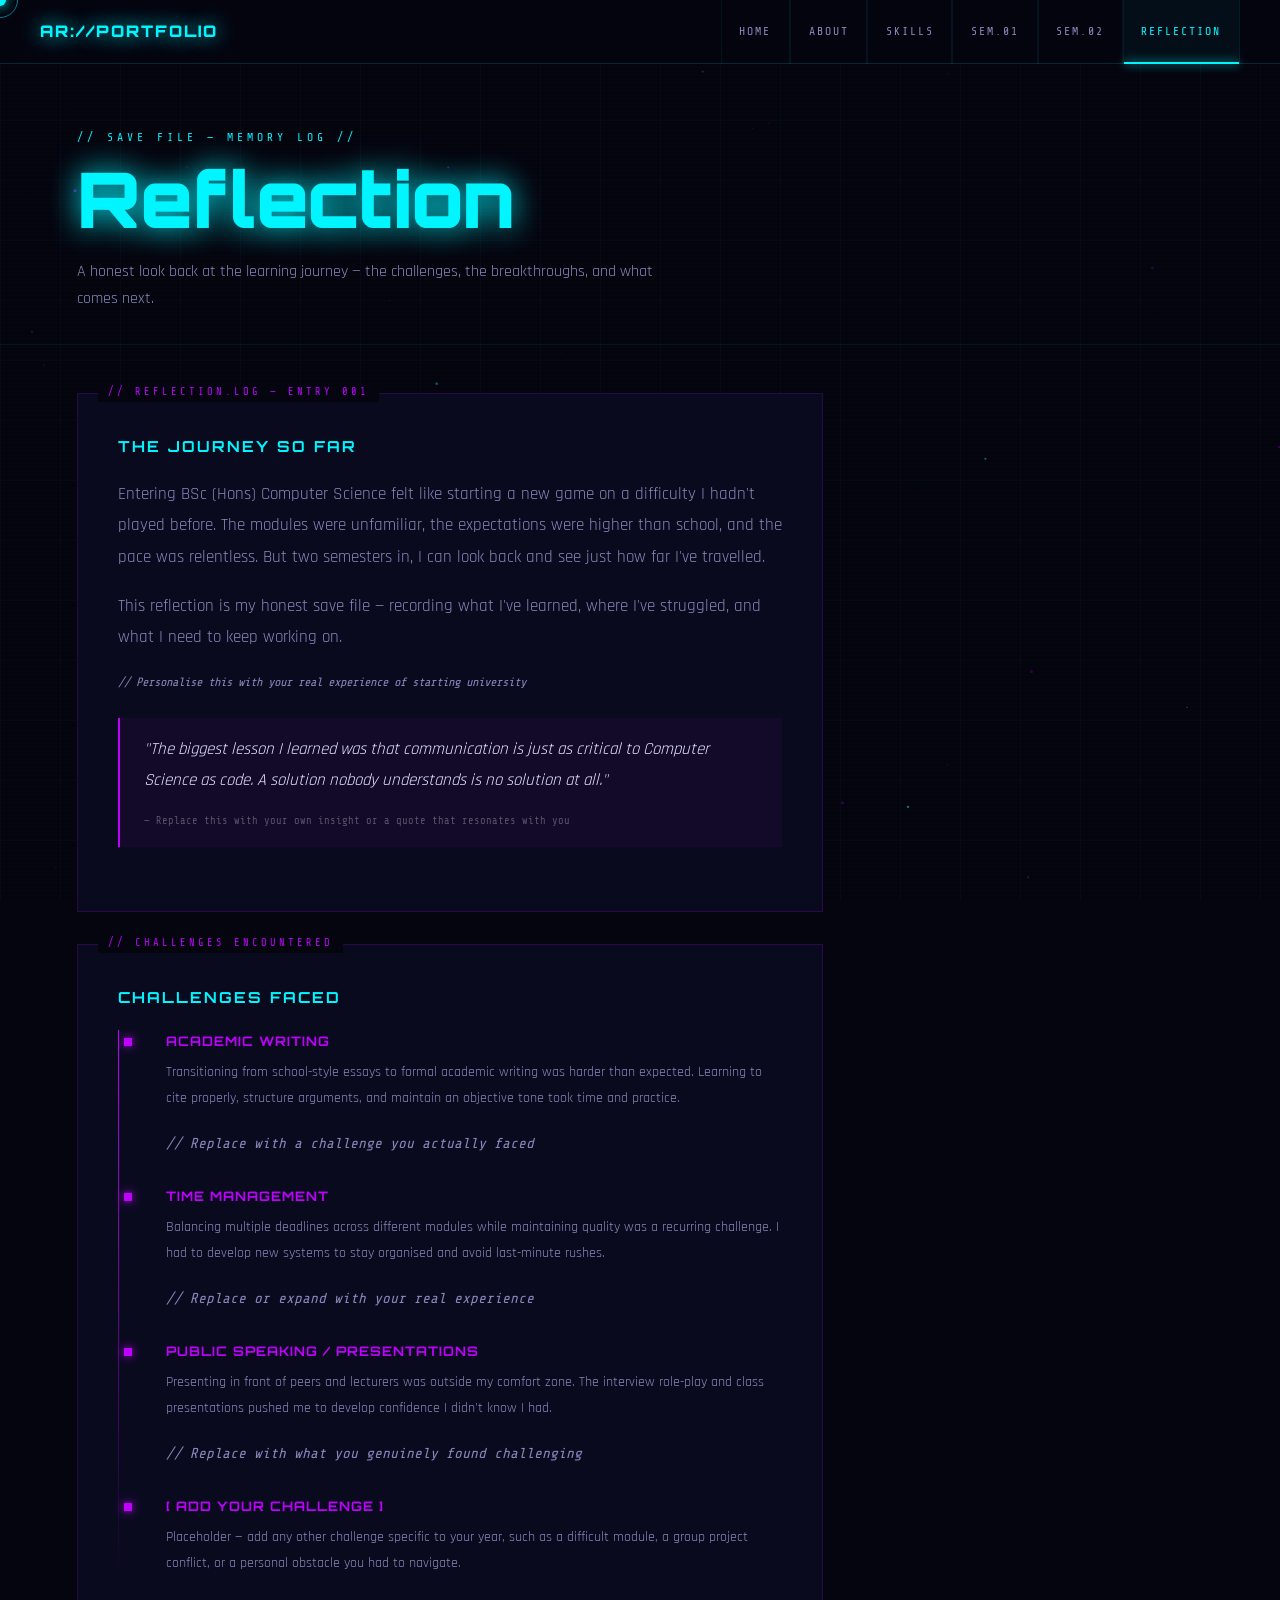
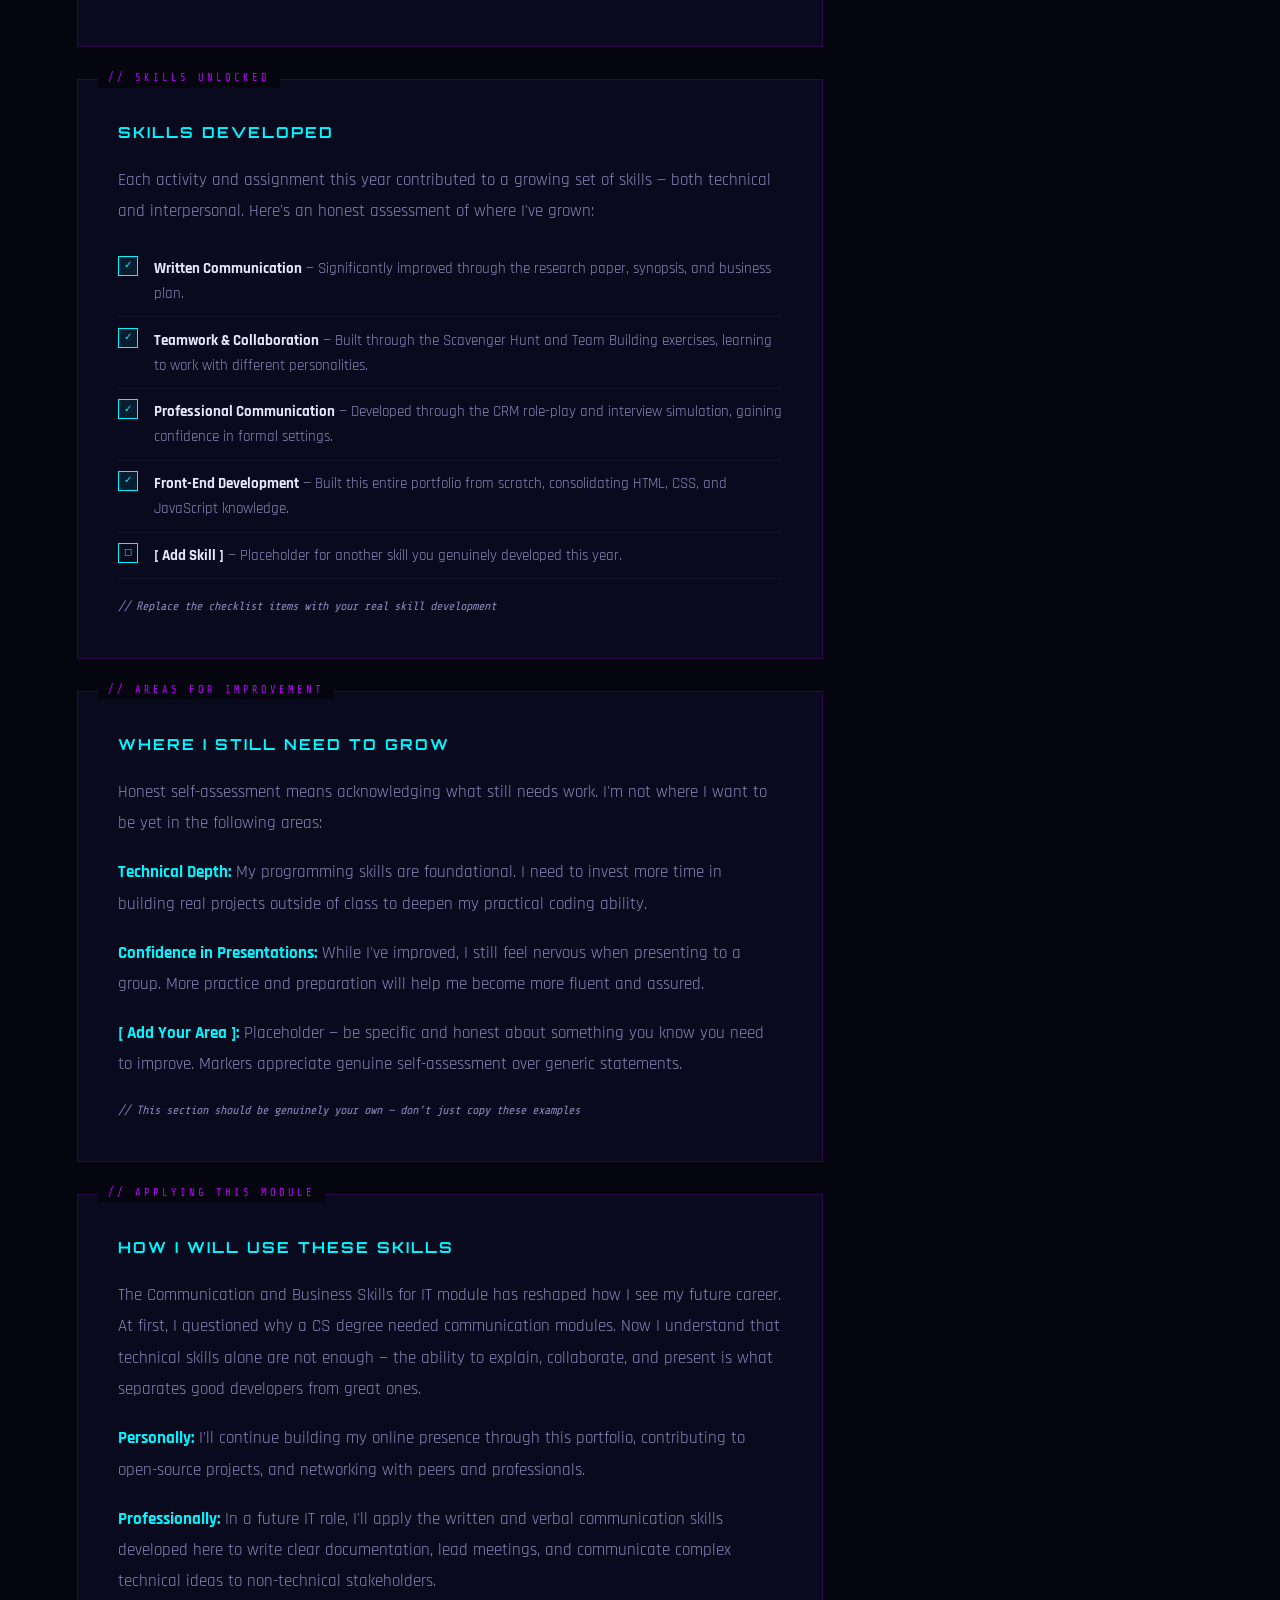
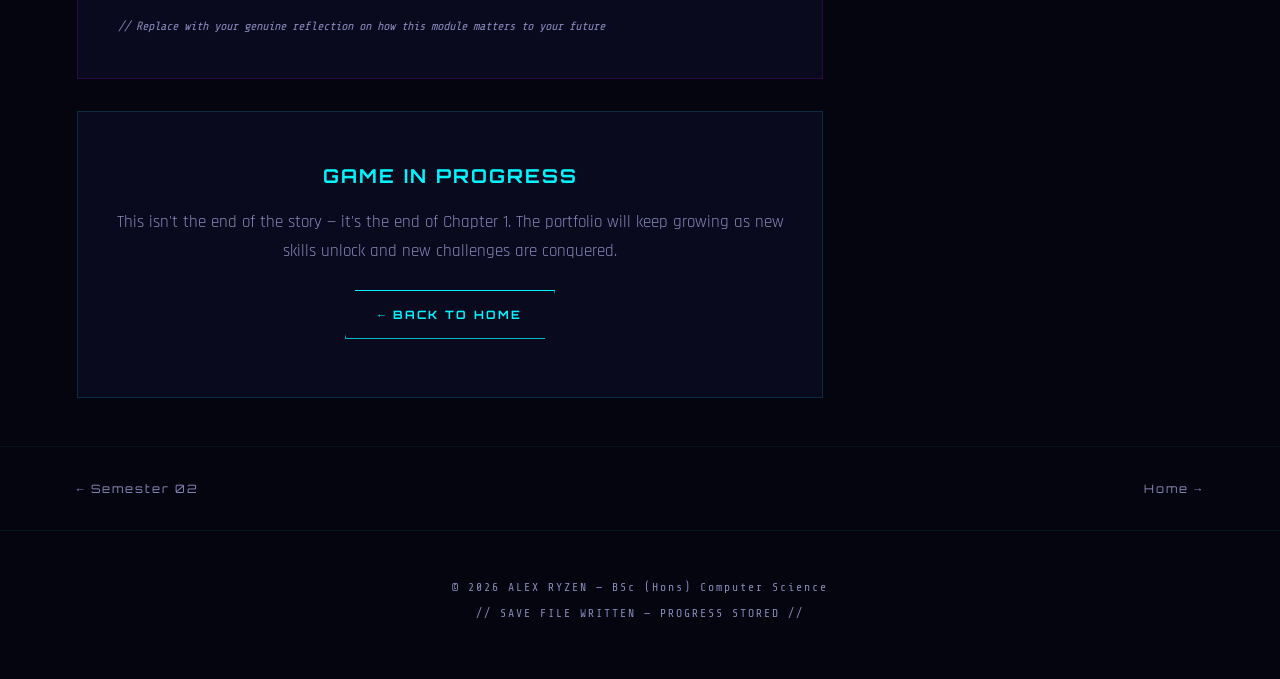
<file: reflection.html>
<!DOCTYPE html>
<html lang="en">
<head>
<meta charset="UTF-8">
<meta name="viewport" content="width=device-width, initial-scale=1.0">
<title>Alex Ryzen | Reflection</title>
<link href="https://fonts.googleapis.com/css2?family=Orbitron:wght@400;700;900&family=Share+Tech+Mono&family=Rajdhani:wght@300;400;600;700&display=swap" rel="stylesheet">
<style>
:root{--neon-cyan:#00f5ff;--neon-purple:#bf00ff;--neon-green:#39ff14;--neon-orange:#ff6b00;--dark-bg:#050510;--dark-card:#0a0a1f;--text-primary:#e8e8ff;--text-secondary:#8888bb}
*{margin:0;padding:0;box-sizing:border-box}
body{background:var(--dark-bg);color:var(--text-primary);font-family:'Rajdhani',sans-serif;font-size:17px;line-height:1.7;overflow-x:hidden;cursor:none}
body::before{content:'';position:fixed;inset:0;background-image:linear-gradient(rgba(0,245,255,0.04) 1px,transparent 1px),linear-gradient(90deg,rgba(0,245,255,0.04) 1px,transparent 1px);background-size:60px 60px;pointer-events:none;z-index:0}
body::after{content:'';position:fixed;inset:0;background:repeating-linear-gradient(0deg,transparent,transparent 2px,rgba(0,0,0,0.15) 2px,rgba(0,0,0,0.15) 4px);pointer-events:none;z-index:1}
.cursor{width:12px;height:12px;background:var(--neon-cyan);border-radius:50%;position:fixed;pointer-events:none;z-index:9999;transform:translate(-50%,-50%);box-shadow:0 0 12px var(--neon-cyan);transition:width .2s,height .2s}
.cursor-ring{width:36px;height:36px;border:1px solid rgba(0,245,255,0.5);border-radius:50%;position:fixed;pointer-events:none;z-index:9998;transform:translate(-50%,-50%);transition:width .2s,height .2s,border-color .2s}
nav{position:fixed;top:0;left:0;right:0;z-index:1000;background:rgba(5,5,16,0.9);backdrop-filter:blur(20px);border-bottom:1px solid rgba(0,245,255,0.15);padding:0 2.5rem;display:flex;align-items:center;justify-content:space-between;height:64px}
.nav-logo{font-family:'Orbitron',monospace;font-size:1rem;font-weight:900;color:var(--neon-cyan);text-decoration:none;letter-spacing:2px;text-shadow:0 0 20px var(--neon-cyan)}
.nav-links{display:flex;gap:0;list-style:none}
.nav-links a{font-family:'Share Tech Mono',monospace;font-size:0.72rem;color:var(--text-secondary);text-decoration:none;letter-spacing:2px;text-transform:uppercase;padding:0 1.1rem;height:64px;display:flex;align-items:center;border-right:1px solid rgba(0,245,255,0.06);transition:color .2s,background .2s;position:relative}
.nav-links a:first-child{border-left:1px solid rgba(0,245,255,0.06)}
.nav-links a:hover,.nav-links a.active{color:var(--neon-cyan);background:rgba(0,245,255,0.04)}
.nav-links a.active::after{content:'';position:absolute;bottom:0;left:0;right:0;height:2px;background:var(--neon-cyan);box-shadow:0 0 10px var(--neon-cyan)}
canvas#particles{position:fixed;inset:0;z-index:0;pointer-events:none}
#loader{position:fixed;inset:0;background:var(--dark-bg);z-index:9999;display:flex;flex-direction:column;align-items:center;justify-content:center;gap:1.5rem;transition:opacity .5s}
#loader.hidden{opacity:0;pointer-events:none}
.loader-logo{font-family:'Orbitron',monospace;font-size:2.5rem;font-weight:900;color:var(--neon-cyan);text-shadow:0 0 40px var(--neon-cyan)}
.loader-text{font-family:'Share Tech Mono',monospace;font-size:.75rem;color:var(--neon-cyan);letter-spacing:4px}
.loader-bar-wrap{width:280px;height:2px;background:rgba(0,245,255,0.1)}
.loader-bar{height:100%;background:var(--neon-cyan);box-shadow:0 0 10px var(--neon-cyan);animation:load 1.6s ease-in-out forwards;width:0%}
main{position:relative;z-index:2;padding-top:64px}
.page-hero{padding:4rem 6% 2rem;border-bottom:1px solid rgba(0,245,255,0.08)}
.page-tag{font-family:'Share Tech Mono',monospace;font-size:.72rem;color:var(--neon-cyan);letter-spacing:4px;text-transform:uppercase;display:block;margin-bottom:.6rem;opacity:0;animation:fadeUp .5s .2s forwards}
.page-title{font-family:'Orbitron',monospace;font-size:clamp(2.5rem,6vw,5rem);font-weight:900;color:var(--text-primary);opacity:0;animation:fadeUp .5s .4s forwards;line-height:1.1}
.page-title span{color:var(--neon-cyan);text-shadow:0 0 30px var(--neon-cyan)}
.page-sub{font-size:1rem;color:var(--text-secondary);margin-top:1rem;max-width:600px;opacity:0;animation:fadeUp .5s .6s forwards}
.content{padding:3rem 6%;max-width:900px}
.reveal{opacity:0;transform:translateY(28px);transition:opacity .7s ease,transform .7s ease}
.reveal.visible{opacity:1;transform:translateY(0)}
/* Reflection blocks */
.reflection-block{background:var(--dark-card);border:1px solid rgba(191,0,255,0.18);padding:2.5rem;position:relative;margin-bottom:2rem}
.reflection-block::before{content:attr(data-label);font-family:'Share Tech Mono',monospace;font-size:.65rem;color:var(--neon-purple);letter-spacing:3px;position:absolute;top:-10px;left:20px;background:var(--dark-bg);padding:0 10px}
.reflection-block h3{font-family:'Orbitron',monospace;font-size:.95rem;color:var(--neon-cyan);letter-spacing:2px;margin-bottom:1.2rem}
.reflection-block p{color:var(--text-secondary);margin-bottom:1.1rem;line-height:1.85}
.reflection-block p:last-child{margin-bottom:0}
.highlight-quote{border-left:2px solid var(--neon-purple);padding:1rem 1.5rem;margin:1.5rem 0;background:rgba(191,0,255,.04)}
.highlight-quote p{color:var(--text-primary) !important;font-size:1.05rem;font-style:italic}
.highlight-quote cite{font-family:'Share Tech Mono',monospace;font-size:.65rem;color:rgba(255,255,255,.3);display:block;margin-top:.5rem;font-style:normal}
/* Timeline */
.timeline{position:relative;padding-left:2rem;margin:1rem 0}
.timeline::before{content:'';position:absolute;left:0;top:0;bottom:0;width:1px;background:linear-gradient(to bottom,var(--neon-purple),transparent)}
.timeline-item{position:relative;margin-bottom:1.8rem;padding-left:1rem}
.timeline-item::before{content:'';position:absolute;left:-1.6rem;top:.5rem;width:8px;height:8px;background:var(--neon-purple);box-shadow:0 0 10px var(--neon-purple)}
.timeline-item h4{font-family:'Orbitron',monospace;font-size:.82rem;color:var(--neon-purple);margin-bottom:.4rem;letter-spacing:1px}
.timeline-item p{font-size:.9rem;color:var(--text-secondary)}
/* Progress checklist */
.checklist{list-style:none;margin:1rem 0}
.checklist li{display:flex;align-items:flex-start;gap:1rem;padding:.65rem 0;border-bottom:1px solid rgba(255,255,255,.04);font-size:.92rem;color:var(--text-secondary)}
.check-icon{flex-shrink:0;width:20px;height:20px;border:1px solid var(--neon-cyan);display:flex;align-items:center;justify-content:center;font-size:.65rem;color:var(--neon-cyan)}
.check-icon.done{background:rgba(0,245,255,.08)}
/* CTA */
.cta-block{text-align:center;padding:3rem 2rem;border:1px solid rgba(0,245,255,.15);background:var(--dark-card);margin-top:2rem}
.cta-block h3{font-family:'Orbitron',monospace;font-size:1.2rem;color:var(--neon-cyan);margin-bottom:1rem;letter-spacing:2px}
.cta-block p{color:var(--text-secondary);margin-bottom:1.5rem}
.btn{font-family:'Orbitron',monospace;font-size:.72rem;font-weight:700;letter-spacing:2px;text-transform:uppercase;padding:.85rem 2rem;background:transparent;cursor:none;text-decoration:none;clip-path:polygon(10px 0%,100% 0%,calc(100% - 10px) 100%,0% 100%);display:inline-block;transition:color .3s,box-shadow .3s;border:1px solid var(--neon-cyan);color:var(--neon-cyan);position:relative;overflow:hidden}
.btn::before{content:'';position:absolute;inset:0;background:var(--neon-cyan);transform:scaleX(0);transform-origin:left;transition:transform .3s;z-index:-1}
.btn:hover{color:var(--dark-bg);box-shadow:0 0 30px rgba(0,245,255,.5)}
.btn:hover::before{transform:scaleX(1)}
.placeholder-note{font-size:.75rem;color:rgba(255,255,255,.18);font-style:italic;margin-top:.5rem;font-family:'Share Tech Mono',monospace}
footer{position:relative;z-index:2;text-align:center;padding:2.5rem 2rem 3.5rem;border-top:1px solid rgba(0,245,255,0.08)}
footer p{font-family:'Share Tech Mono',monospace;font-size:.72rem;color:var(--text-secondary);letter-spacing:2px;margin-top:.4rem}
.menu-btn{display:none;background:transparent;border:1px solid rgba(0,245,255,.3);color:var(--neon-cyan);font-family:'Share Tech Mono',monospace;font-size:.72rem;padding:.4rem .8rem;cursor:none;letter-spacing:2px}
.page-nav{display:flex;justify-content:space-between;align-items:center;padding:2rem 6%;border-top:1px solid rgba(0,245,255,.06);position:relative;z-index:2}
.page-nav-link{font-family:'Orbitron',monospace;font-size:.72rem;color:var(--text-secondary);text-decoration:none;letter-spacing:2px;display:flex;align-items:center;gap:.6rem;transition:color .2s}
.page-nav-link:hover{color:var(--neon-cyan)}
@media(max-width:768px){.nav-links{display:none}.menu-btn{display:block}body{cursor:auto}.cursor,.cursor-ring{display:none}.content{padding:2rem 1rem}.page-hero{padding:2.5rem 1rem 1.5rem}}
@keyframes fadeUp{from{opacity:0;transform:translateY(28px)}to{opacity:1;transform:translateY(0)}}
@keyframes load{to{width:100%}}
</style>
</head>
<body>
<div id="loader"><div class="loader-logo">AR</div><div class="loader-text">LOADING SAVE FILE...</div><div class="loader-bar-wrap"><div class="loader-bar"></div></div></div>
<div class="cursor" id="cursor"></div>
<div class="cursor-ring" id="cursorRing"></div>
<canvas id="particles"></canvas>

<nav>
  <a href="index.html" class="nav-logo">AR://PORTFOLIO</a>
  <ul class="nav-links">
    <li><a href="index.html">Home</a></li>
    <li><a href="about.html">About</a></li>
    <li><a href="achievements.html">Skills</a></li>
    <li><a href="semester1.html">Sem.01</a></li>
    <li><a href="semester2.html">Sem.02</a></li>
    <li><a href="reflection.html" class="active">Reflection</a></li>
  </ul>
  <button class="menu-btn" onclick="toggleNav()">[ MENU ]</button>
</nav>

<main>
  <div class="page-hero">
    <span class="page-tag">// SAVE FILE — MEMORY LOG //</span>
    <h1 class="page-title"><span>Reflection</span></h1>
    <p class="page-sub">A honest look back at the learning journey — the challenges, the breakthroughs, and what comes next.</p>
  </div>

  <div class="content">

    <!-- Intro block -->
    <div class="reflection-block reveal" data-label="// REFLECTION.LOG — ENTRY 001">
      <h3>THE JOURNEY SO FAR</h3>
      <p>Entering BSc (Hons) Computer Science felt like starting a new game on a difficulty I hadn't played before. The modules were unfamiliar, the expectations were higher than school, and the pace was relentless. But two semesters in, I can look back and see just how far I've travelled.</p>
      <p>This reflection is my honest save file — recording what I've learned, where I've struggled, and what I need to keep working on.</p>
      <p class="placeholder-note">// Personalise this with your real experience of starting university</p>

      <div class="highlight-quote">
        <p>"The biggest lesson I learned was that communication is just as critical to Computer Science as code. A solution nobody understands is no solution at all."</p>
        <cite>— Replace this with your own insight or a quote that resonates with you</cite>
      </div>
    </div>

    <!-- Challenges -->
    <div class="reflection-block reveal" data-label="// CHALLENGES ENCOUNTERED">
      <h3>CHALLENGES FACED</h3>
      <div class="timeline">
        <div class="timeline-item">
          <h4>ACADEMIC WRITING</h4>
          <p>Transitioning from school-style essays to formal academic writing was harder than expected. Learning to cite properly, structure arguments, and maintain an objective tone took time and practice.</p>
          <p class="placeholder-note">// Replace with a challenge you actually faced</p>
        </div>
        <div class="timeline-item">
          <h4>TIME MANAGEMENT</h4>
          <p>Balancing multiple deadlines across different modules while maintaining quality was a recurring challenge. I had to develop new systems to stay organised and avoid last-minute rushes.</p>
          <p class="placeholder-note">// Replace or expand with your real experience</p>
        </div>
        <div class="timeline-item">
          <h4>PUBLIC SPEAKING / PRESENTATIONS</h4>
          <p>Presenting in front of peers and lecturers was outside my comfort zone. The interview role-play and class presentations pushed me to develop confidence I didn't know I had.</p>
          <p class="placeholder-note">// Replace with what you genuinely found challenging</p>
        </div>
        <div class="timeline-item">
          <h4>[ ADD YOUR CHALLENGE ]</h4>
          <p>Placeholder — add any other challenge specific to your year, such as a difficult module, a group project conflict, or a personal obstacle you had to navigate.</p>
        </div>
      </div>
    </div>

    <!-- Skills developed -->
    <div class="reflection-block reveal" data-label="// SKILLS UNLOCKED">
      <h3>SKILLS DEVELOPED</h3>
      <p>Each activity and assignment this year contributed to a growing set of skills — both technical and interpersonal. Here's an honest assessment of where I've grown:</p>
      <ul class="checklist">
        <li><div class="check-icon done">✓</div><div><strong style="color:var(--text-primary)">Written Communication</strong> — Significantly improved through the research paper, synopsis, and business plan.</div></li>
        <li><div class="check-icon done">✓</div><div><strong style="color:var(--text-primary)">Teamwork &amp; Collaboration</strong> — Built through the Scavenger Hunt and Team Building exercises, learning to work with different personalities.</div></li>
        <li><div class="check-icon done">✓</div><div><strong style="color:var(--text-primary)">Professional Communication</strong> — Developed through the CRM role-play and interview simulation, gaining confidence in formal settings.</div></li>
        <li><div class="check-icon done">✓</div><div><strong style="color:var(--text-primary)">Front-End Development</strong> — Built this entire portfolio from scratch, consolidating HTML, CSS, and JavaScript knowledge.</div></li>
        <li><div class="check-icon">◻</div><div><strong style="color:var(--text-primary)">[ Add Skill ]</strong> — Placeholder for another skill you genuinely developed this year.</div></li>
      </ul>
      <p class="placeholder-note" style="margin-top:1rem">// Replace the checklist items with your real skill development</p>
    </div>

    <!-- Areas for improvement -->
    <div class="reflection-block reveal" data-label="// AREAS FOR IMPROVEMENT">
      <h3>WHERE I STILL NEED TO GROW</h3>
      <p>Honest self-assessment means acknowledging what still needs work. I'm not where I want to be yet in the following areas:</p>
      <p><strong style="color:var(--neon-cyan)">Technical Depth:</strong> My programming skills are foundational. I need to invest more time in building real projects outside of class to deepen my practical coding ability.</p>
      <p><strong style="color:var(--neon-cyan)">Confidence in Presentations:</strong> While I've improved, I still feel nervous when presenting to a group. More practice and preparation will help me become more fluent and assured.</p>
      <p><strong style="color:var(--neon-cyan)">[ Add Your Area ]:</strong> Placeholder — be specific and honest about something you know you need to improve. Markers appreciate genuine self-assessment over generic statements.</p>
      <p class="placeholder-note">// This section should be genuinely your own — don't just copy these examples</p>
    </div>

    <!-- Applying the module -->
    <div class="reflection-block reveal" data-label="// APPLYING THIS MODULE">
      <h3>HOW I WILL USE THESE SKILLS</h3>
      <p>The Communication and Business Skills for IT module has reshaped how I see my future career. At first, I questioned why a CS degree needed communication modules. Now I understand that technical skills alone are not enough — the ability to explain, collaborate, and present is what separates good developers from great ones.</p>
      <p><strong style="color:var(--neon-cyan)">Personally:</strong> I'll continue building my online presence through this portfolio, contributing to open-source projects, and networking with peers and professionals.</p>
      <p><strong style="color:var(--neon-cyan)">Professionally:</strong> In a future IT role, I'll apply the written and verbal communication skills developed here to write clear documentation, lead meetings, and communicate complex technical ideas to non-technical stakeholders.</p>
      <p class="placeholder-note">// Replace with your genuine reflection on how this module matters to your future</p>
    </div>

    <!-- CTA -->
    <div class="cta-block reveal">
      <h3>GAME IN PROGRESS</h3>
      <p>This isn't the end of the story — it's the end of Chapter 1. The portfolio will keep growing as new skills unlock and new challenges are conquered.</p>
      <a href="index.html" class="btn">← BACK TO HOME</a>
    </div>

  </div>
</main>

<div class="page-nav">
  <a href="semester2.html" class="page-nav-link">← Semester 02</a>
  <a href="index.html" class="page-nav-link">Home →</a>
</div>

<footer>
  <p>© 2026 ALEX RYZEN — BSc (Hons) Computer Science</p>
  <p>// SAVE FILE WRITTEN — PROGRESS STORED //</p>
</footer>

<script src="shared.js"></script>
</body>
</html>
</file>
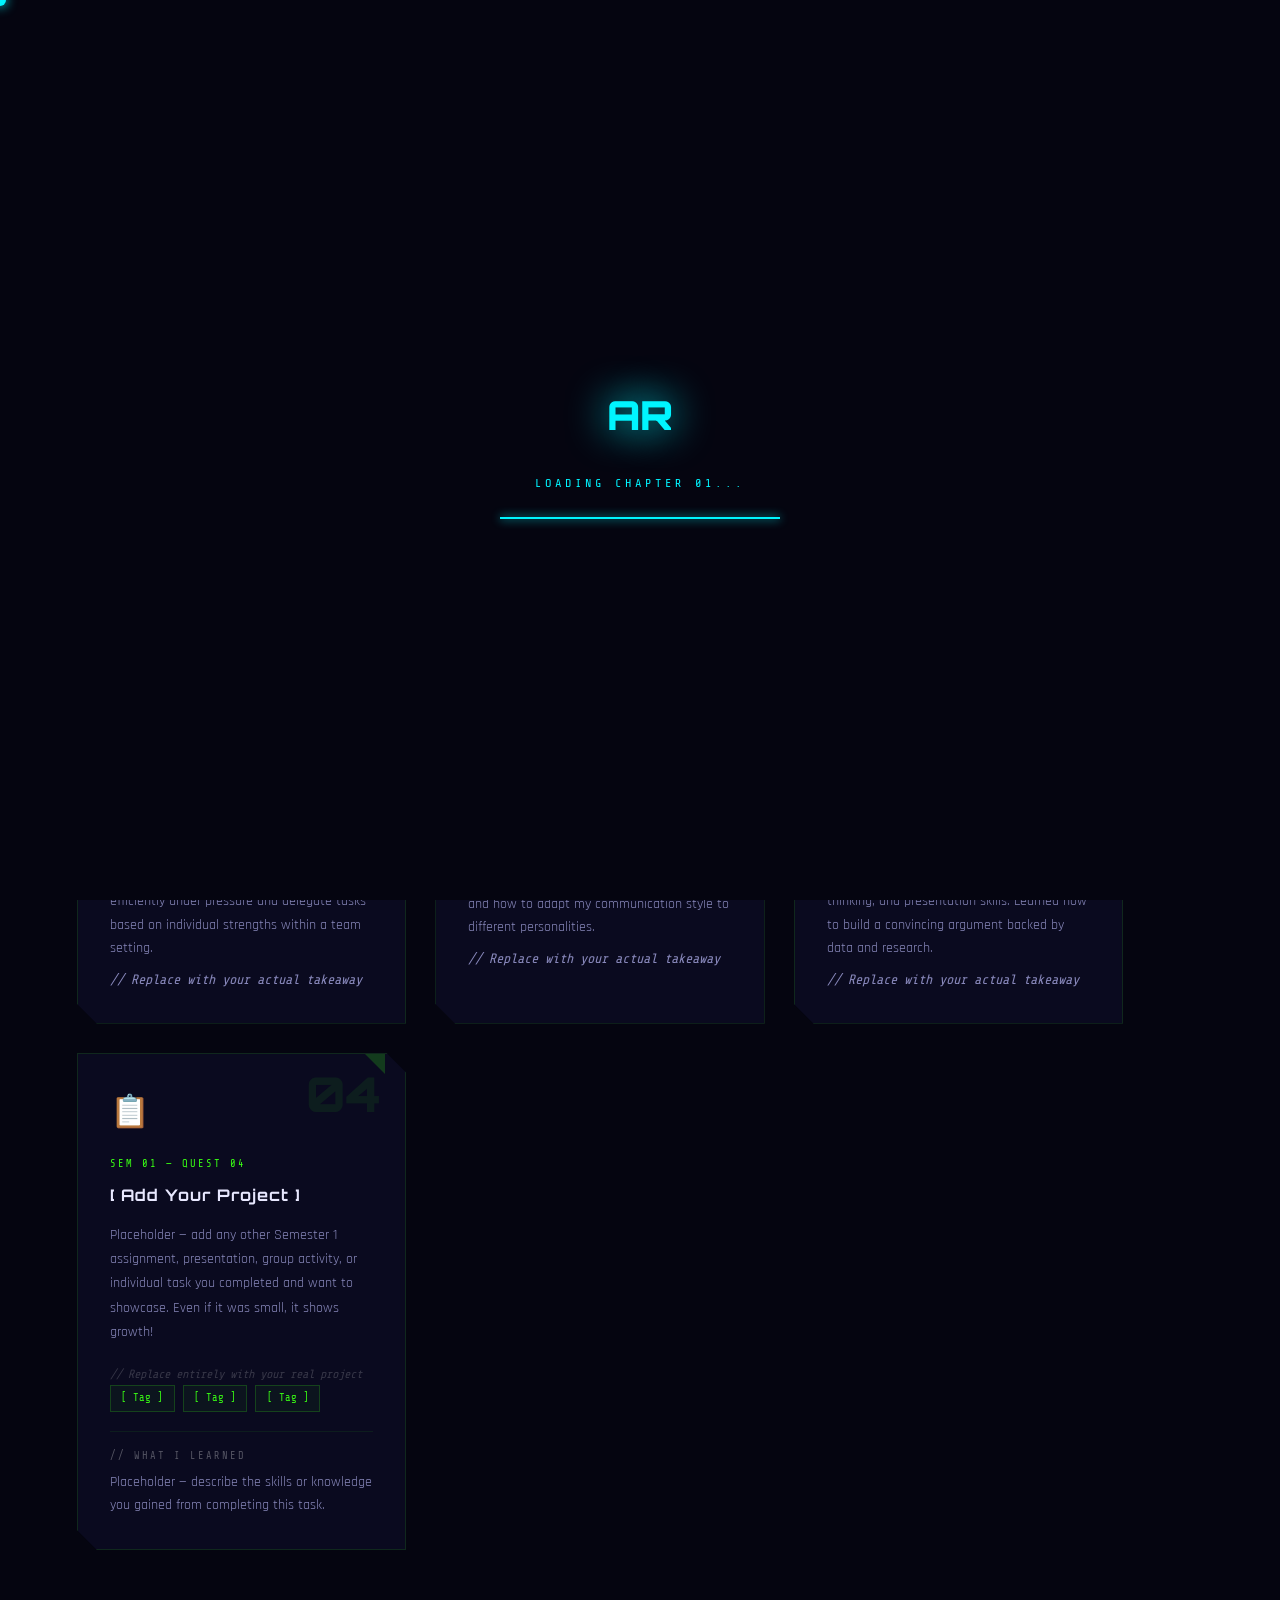
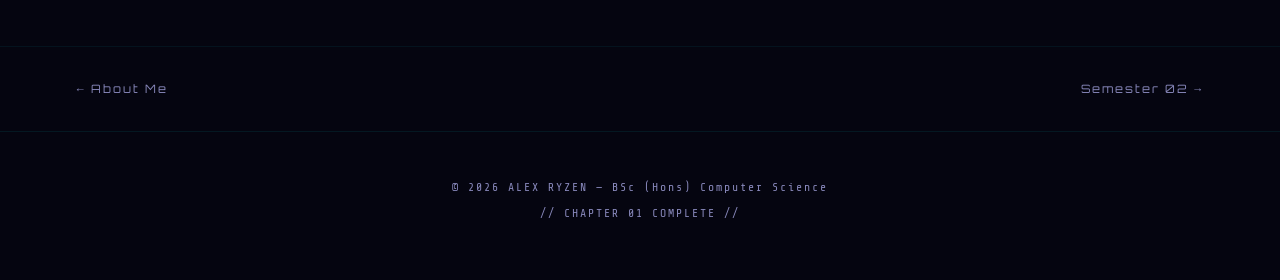
<file: semester1.html>
<!DOCTYPE html>
<html lang="en">
<head>
<meta charset="UTF-8">
<meta name="viewport" content="width=device-width, initial-scale=1.0">
<title>Alex Ryzen | Semester 1 Projects</title>
<link href="https://fonts.googleapis.com/css2?family=Orbitron:wght@400;700;900&family=Share+Tech+Mono&family=Rajdhani:wght@300;400;600;700&display=swap" rel="stylesheet">
<style>
:root{--neon-cyan:#00f5ff;--neon-purple:#bf00ff;--neon-green:#39ff14;--neon-orange:#ff6b00;--dark-bg:#050510;--dark-card:#0a0a1f;--text-primary:#e8e8ff;--text-secondary:#8888bb}
*{margin:0;padding:0;box-sizing:border-box}
body{background:var(--dark-bg);color:var(--text-primary);font-family:'Rajdhani',sans-serif;font-size:17px;line-height:1.7;overflow-x:hidden;cursor:none}
body::before{content:'';position:fixed;inset:0;background-image:linear-gradient(rgba(0,245,255,0.04) 1px,transparent 1px),linear-gradient(90deg,rgba(0,245,255,0.04) 1px,transparent 1px);background-size:60px 60px;pointer-events:none;z-index:0}
body::after{content:'';position:fixed;inset:0;background:repeating-linear-gradient(0deg,transparent,transparent 2px,rgba(0,0,0,0.15) 2px,rgba(0,0,0,0.15) 4px);pointer-events:none;z-index:1}
.cursor{width:12px;height:12px;background:var(--neon-cyan);border-radius:50%;position:fixed;pointer-events:none;z-index:9999;transform:translate(-50%,-50%);box-shadow:0 0 12px var(--neon-cyan);transition:width .2s,height .2s}
.cursor-ring{width:36px;height:36px;border:1px solid rgba(0,245,255,0.5);border-radius:50%;position:fixed;pointer-events:none;z-index:9998;transform:translate(-50%,-50%);transition:width .2s,height .2s,border-color .2s}
nav{position:fixed;top:0;left:0;right:0;z-index:1000;background:rgba(5,5,16,0.9);backdrop-filter:blur(20px);border-bottom:1px solid rgba(0,245,255,0.15);padding:0 2.5rem;display:flex;align-items:center;justify-content:space-between;height:64px}
.nav-logo{font-family:'Orbitron',monospace;font-size:1rem;font-weight:900;color:var(--neon-cyan);text-decoration:none;letter-spacing:2px;text-shadow:0 0 20px var(--neon-cyan)}
.nav-links{display:flex;gap:0;list-style:none}
.nav-links a{font-family:'Share Tech Mono',monospace;font-size:0.72rem;color:var(--text-secondary);text-decoration:none;letter-spacing:2px;text-transform:uppercase;padding:0 1.1rem;height:64px;display:flex;align-items:center;border-right:1px solid rgba(0,245,255,0.06);transition:color .2s,background .2s;position:relative}
.nav-links a:first-child{border-left:1px solid rgba(0,245,255,0.06)}
.nav-links a:hover,.nav-links a.active{color:var(--neon-cyan);background:rgba(0,245,255,0.04)}
.nav-links a.active::after{content:'';position:absolute;bottom:0;left:0;right:0;height:2px;background:var(--neon-cyan);box-shadow:0 0 10px var(--neon-cyan)}
canvas#particles{position:fixed;inset:0;z-index:0;pointer-events:none}
#loader{position:fixed;inset:0;background:var(--dark-bg);z-index:9999;display:flex;flex-direction:column;align-items:center;justify-content:center;gap:1.5rem;transition:opacity .5s}
#loader.hidden{opacity:0;pointer-events:none}
.loader-logo{font-family:'Orbitron',monospace;font-size:2.5rem;font-weight:900;color:var(--neon-cyan);text-shadow:0 0 40px var(--neon-cyan)}
.loader-text{font-family:'Share Tech Mono',monospace;font-size:.75rem;color:var(--neon-cyan);letter-spacing:4px}
.loader-bar-wrap{width:280px;height:2px;background:rgba(0,245,255,0.1)}
.loader-bar{height:100%;background:var(--neon-cyan);box-shadow:0 0 10px var(--neon-cyan);animation:load 1.6s ease-in-out forwards;width:0%}
main{position:relative;z-index:2;padding-top:64px}
.page-hero{padding:4rem 6% 2rem;border-bottom:1px solid rgba(0,245,255,0.08)}
.page-tag{font-family:'Share Tech Mono',monospace;font-size:.72rem;color:var(--neon-green);letter-spacing:4px;text-transform:uppercase;display:block;margin-bottom:.6rem;opacity:0;animation:fadeUp .5s .2s forwards}
.page-title{font-family:'Orbitron',monospace;font-size:clamp(2.5rem,6vw,5rem);font-weight:900;color:var(--text-primary);opacity:0;animation:fadeUp .5s .4s forwards;line-height:1.1}
.page-title span{color:var(--neon-green);text-shadow:0 0 30px var(--neon-green)}
.page-sub{font-size:1rem;color:var(--text-secondary);margin-top:1rem;max-width:600px;opacity:0;animation:fadeUp .5s .6s forwards}
.content{padding:3rem 6%;max-width:1200px}
.reveal{opacity:0;transform:translateY(28px);transition:opacity .7s ease,transform .7s ease}
.reveal.visible{opacity:1;transform:translateY(0)}
/* Project cards */
.projects-grid{display:grid;grid-template-columns:repeat(auto-fit,minmax(320px,1fr));gap:1.8rem;margin-bottom:3rem}
.project-card{background:var(--dark-card);border:1px solid rgba(57,255,20,0.12);padding:2rem;position:relative;clip-path:polygon(0 0,calc(100% - 20px) 0,100% 20px,100% 100%,20px 100%,0 calc(100% - 20px));transition:border-color .3s,box-shadow .3s,transform .3s}
.project-card::before{content:'';position:absolute;top:0;right:20px;width:0;height:0;border-style:solid;border-width:0 20px 20px 0;border-color:transparent rgba(57,255,20,.2) transparent transparent;transition:border-color .3s}
.project-card:hover{border-color:rgba(57,255,20,.45);box-shadow:0 0 30px rgba(57,255,20,.07);transform:translateY(-5px)}
.project-card:hover::before{border-color:transparent var(--neon-green) transparent transparent}
.project-number{font-family:'Orbitron',monospace;font-size:3rem;font-weight:900;color:rgba(57,255,20,.08);position:absolute;top:1rem;right:1.5rem;line-height:1}
.project-icon{font-size:2rem;margin-bottom:1rem;display:block}
.project-sem-tag{font-family:'Share Tech Mono',monospace;font-size:.65rem;color:var(--neon-green);letter-spacing:2px;margin-bottom:.5rem;text-transform:uppercase}
.project-title{font-family:'Orbitron',monospace;font-size:1rem;font-weight:700;color:var(--text-primary);margin-bottom:.85rem;letter-spacing:1px}
.project-desc{font-size:.9rem;color:var(--text-secondary);line-height:1.7;margin-bottom:1.2rem}
.project-tags{display:flex;flex-wrap:wrap;gap:.5rem;margin-bottom:1.2rem}
.ptag{font-family:'Share Tech Mono',monospace;font-size:.65rem;padding:.25rem .65rem;border:1px solid rgba(57,255,20,.2);color:var(--neon-green);background:rgba(57,255,20,.04)}
.project-outcome{border-top:1px solid rgba(57,255,20,.08);padding-top:1rem;margin-top:.5rem}
.project-outcome-label{font-family:'Share Tech Mono',monospace;font-size:.65rem;color:rgba(255,255,255,.3);letter-spacing:2px;margin-bottom:.3rem}
.project-outcome p{font-size:.85rem;color:var(--text-secondary)}
/* Placeholder note */
.placeholder-note{font-size:.75rem;color:rgba(255,255,255,.18);font-style:italic;margin-top:.5rem;font-family:'Share Tech Mono',monospace}
footer{position:relative;z-index:2;text-align:center;padding:2.5rem 2rem 3.5rem;border-top:1px solid rgba(0,245,255,0.08)}
footer p{font-family:'Share Tech Mono',monospace;font-size:.72rem;color:var(--text-secondary);letter-spacing:2px;margin-top:.4rem}
.menu-btn{display:none;background:transparent;border:1px solid rgba(0,245,255,.3);color:var(--neon-cyan);font-family:'Share Tech Mono',monospace;font-size:.72rem;padding:.4rem .8rem;cursor:none;letter-spacing:2px}
.page-nav{display:flex;justify-content:space-between;align-items:center;padding:2rem 6%;border-top:1px solid rgba(0,245,255,.06);position:relative;z-index:2}
.page-nav-link{font-family:'Orbitron',monospace;font-size:.72rem;color:var(--text-secondary);text-decoration:none;letter-spacing:2px;display:flex;align-items:center;gap:.6rem;transition:color .2s}
.page-nav-link:hover{color:var(--neon-cyan)}
@media(max-width:768px){.nav-links{display:none}.menu-btn{display:block}body{cursor:auto}.cursor,.cursor-ring{display:none}.content{padding:2rem 1rem}.page-hero{padding:2.5rem 1rem 1.5rem}}
@keyframes fadeUp{from{opacity:0;transform:translateY(28px)}to{opacity:1;transform:translateY(0)}}
@keyframes load{to{width:100%}}
</style>
</head>
<body>
<div id="loader"><div class="loader-logo">AR</div><div class="loader-text">LOADING CHAPTER 01...</div><div class="loader-bar-wrap"><div class="loader-bar"></div></div></div>
<div class="cursor" id="cursor"></div>
<div class="cursor-ring" id="cursorRing"></div>
<canvas id="particles"></canvas>

<nav>
  <a href="index.html" class="nav-logo">AR://PORTFOLIO</a>
  <ul class="nav-links">
    <li><a href="index.html">Home</a></li>
    <li><a href="about.html">About</a></li>
    <li><a href="achievements.html">Skills</a></li>
    <li><a href="semester1.html" class="active">Sem.01</a></li>
    <li><a href="semester2.html">Sem.02</a></li>
    <li><a href="reflection.html">Reflection</a></li>
  </ul>
  <button class="menu-btn" onclick="toggleNav()">[ MENU ]</button>
</nav>

<main>
  <div class="page-hero">
    <span class="page-tag">// QUEST LOG — CHAPTER 01 //</span>
    <h1 class="page-title">Semester <span>01</span> Projects</h1>
    <p class="page-sub">All missions, assignments, and collaborative activities completed during the first semester of Year 1.</p>
  </div>

  <div class="content">
    <div class="projects-grid">

      <div class="project-card reveal">
        <span class="project-number">01</span>
        <span class="project-icon">🔍</span>
        <div class="project-sem-tag">SEM 01 — QUEST 01</div>
        <div class="project-title">Scavenger Hunt</div>
        <p class="project-desc">A collaborative scavenger hunt activity designed to foster teamwork, communication, and strategic thinking. Working in a group, we navigated challenges that required quick decision-making and effective coordination.</p>
        <p class="placeholder-note">// Replace with your actual experience and what you did</p>
        <div class="project-tags">
          <span class="ptag">Teamwork</span>
          <span class="ptag">Communication</span>
          <span class="ptag">Strategy</span>
          <span class="ptag">Problem Solving</span>
        </div>
        <div class="project-outcome">
          <div class="project-outcome-label">// WHAT I LEARNED</div>
          <p>Developed the ability to communicate efficiently under pressure and delegate tasks based on individual strengths within a team setting.</p>
          <p class="placeholder-note">// Replace with your actual takeaway</p>
        </div>
      </div>

      <div class="project-card reveal">
        <span class="project-number">02</span>
        <span class="project-icon">🤝</span>
        <div class="project-sem-tag">SEM 01 — QUEST 02</div>
        <div class="project-title">Team Building Activity</div>
        <p class="project-desc">Participated in a structured team building exercise focused on developing interpersonal skills, trust, and group cohesion. Activities were designed to push us out of comfort zones and build professional relationships.</p>
        <p class="placeholder-note">// Replace with your actual experience</p>
        <div class="project-tags">
          <span class="ptag">Leadership</span>
          <span class="ptag">Collaboration</span>
          <span class="ptag">Trust</span>
          <span class="ptag">Soft Skills</span>
        </div>
        <div class="project-outcome">
          <div class="project-outcome-label">// WHAT I LEARNED</div>
          <p>Gained a deeper understanding of group dynamics, the importance of active listening, and how to adapt my communication style to different personalities.</p>
          <p class="placeholder-note">// Replace with your actual takeaway</p>
        </div>
      </div>

      <div class="project-card reveal">
        <span class="project-number">03</span>
        <span class="project-icon">💼</span>
        <div class="project-sem-tag">SEM 01 — QUEST 03</div>
        <div class="project-title">Business Plan</div>
        <p class="project-desc">Developed a comprehensive business plan as part of a group or individual project. This covered market research, value proposition, operational planning, financial projections, and a final presentation to the class.</p>
        <p class="placeholder-note">// Add your actual business idea and what the plan was about</p>
        <div class="project-tags">
          <span class="ptag">Business</span>
          <span class="ptag">Research</span>
          <span class="ptag">Strategy</span>
          <span class="ptag">Presentation</span>
          <span class="ptag">Finance</span>
        </div>
        <div class="project-outcome">
          <div class="project-outcome-label">// WHAT I LEARNED</div>
          <p>Strengthened professional writing, structured thinking, and presentation skills. Learned how to build a convincing argument backed by data and research.</p>
          <p class="placeholder-note">// Replace with your actual takeaway</p>
        </div>
      </div>

      <div class="project-card reveal">
        <span class="project-number">04</span>
        <span class="project-icon">📋</span>
        <div class="project-sem-tag">SEM 01 — QUEST 04</div>
        <div class="project-title">[ Add Your Project ]</div>
        <p class="project-desc">Placeholder — add any other Semester 1 assignment, presentation, group activity, or individual task you completed and want to showcase. Even if it was small, it shows growth!</p>
        <p class="placeholder-note">// Replace entirely with your real project</p>
        <div class="project-tags">
          <span class="ptag">[ Tag ]</span>
          <span class="ptag">[ Tag ]</span>
          <span class="ptag">[ Tag ]</span>
        </div>
        <div class="project-outcome">
          <div class="project-outcome-label">// WHAT I LEARNED</div>
          <p>Placeholder — describe the skills or knowledge you gained from completing this task.</p>
        </div>
      </div>

    </div>
  </div>
</main>

<div class="page-nav">
  <a href="about.html" class="page-nav-link">← About Me</a>
  <a href="semester2.html" class="page-nav-link">Semester 02 →</a>
</div>

<footer>
  <p>© 2026 ALEX RYZEN — BSc (Hons) Computer Science</p>
  <p>// CHAPTER 01 COMPLETE //</p>
</footer>

<script src="shared.js"></script>
</body>
</html>
</file>
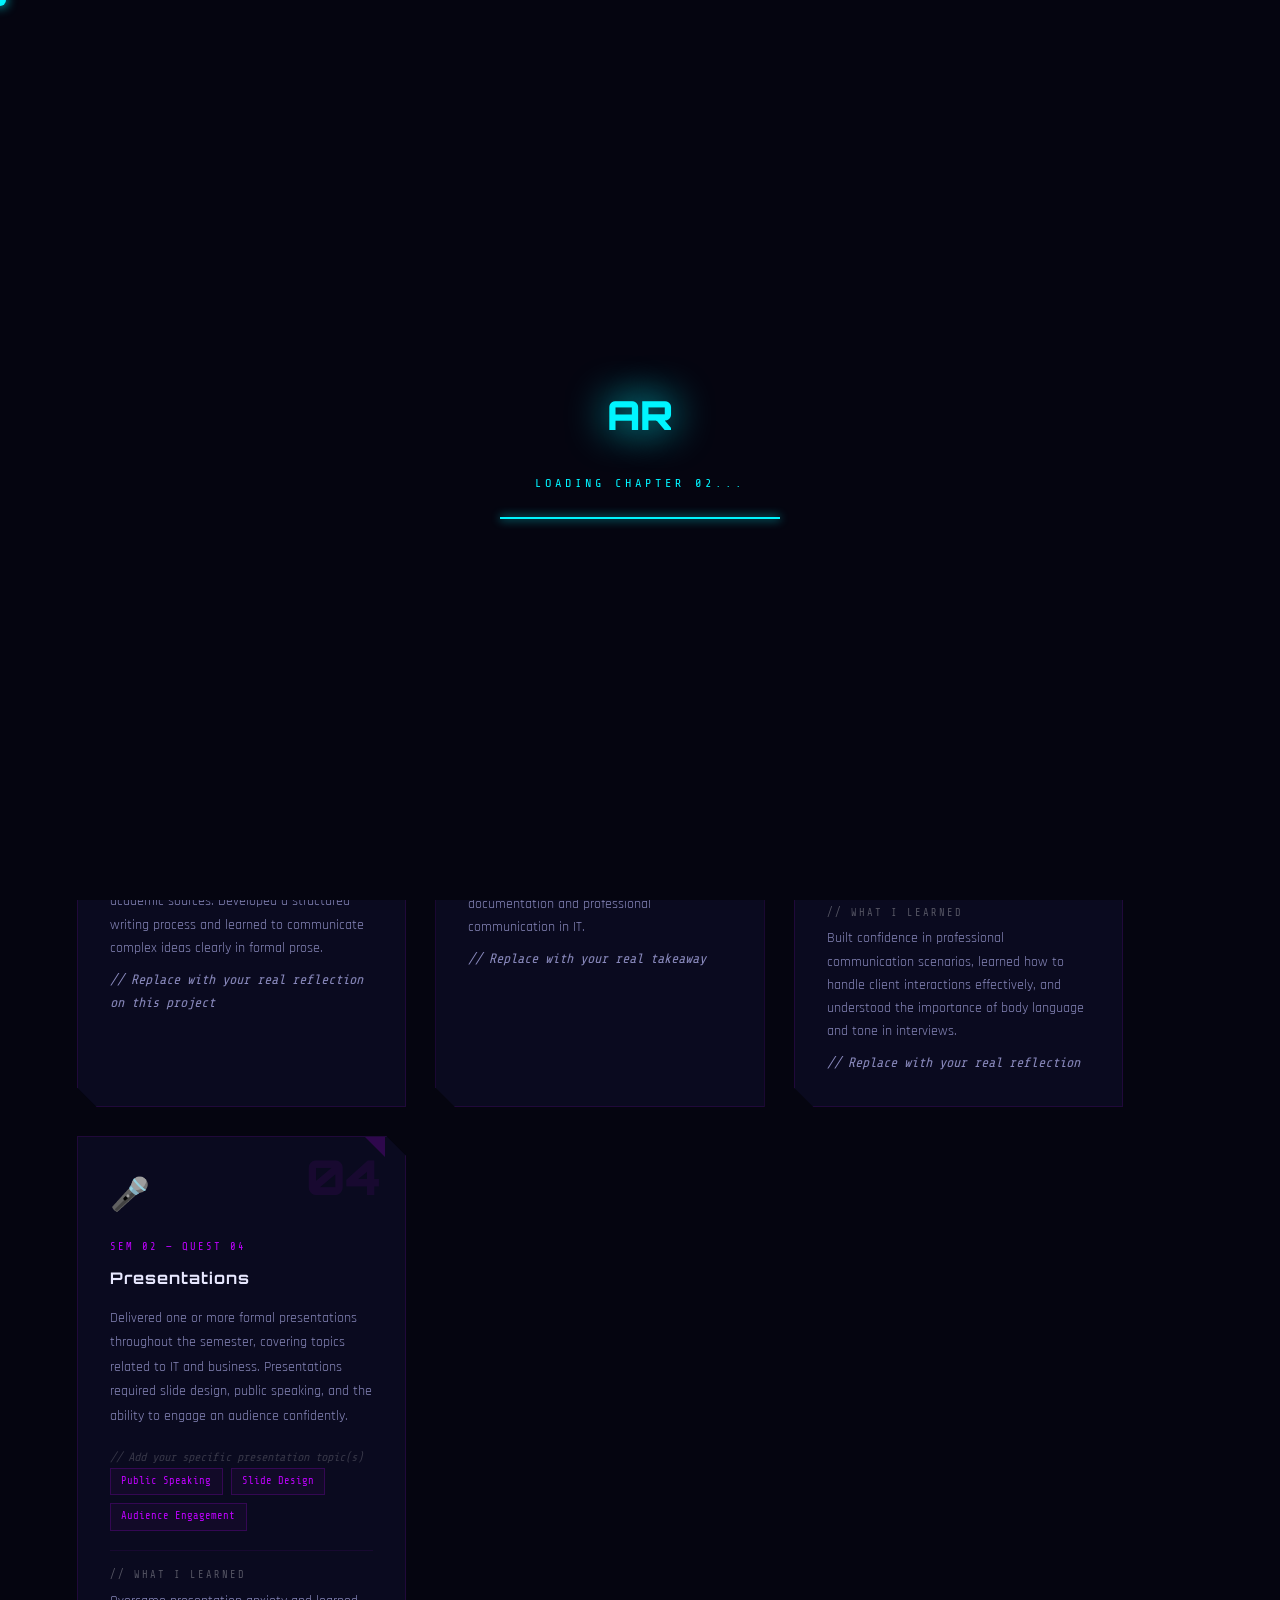
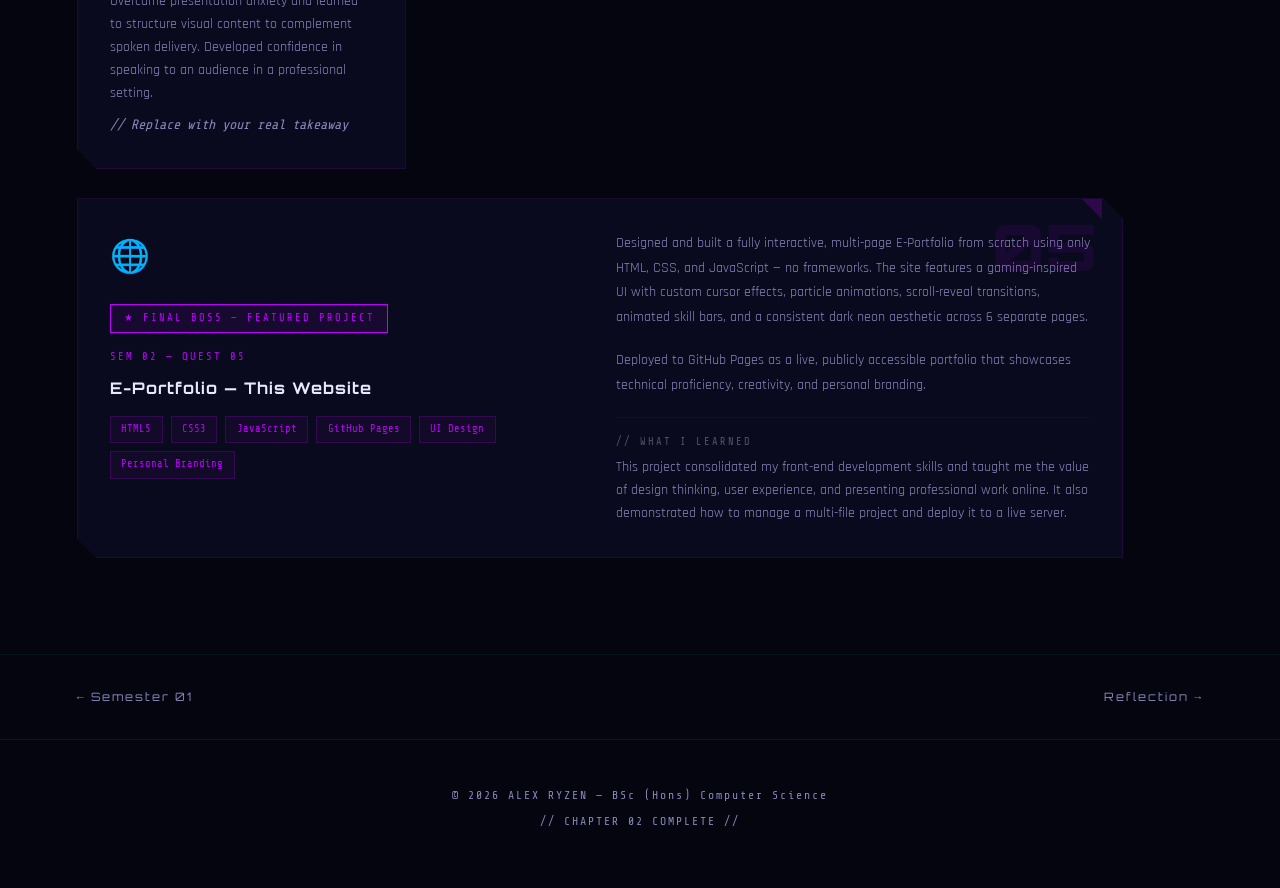
<file: semester2.html>
<!DOCTYPE html>
<html lang="en">
<head>
<meta charset="UTF-8">
<meta name="viewport" content="width=device-width, initial-scale=1.0">
<title>Alex Ryzen | Semester 2 Projects</title>
<link href="https://fonts.googleapis.com/css2?family=Orbitron:wght@400;700;900&family=Share+Tech+Mono&family=Rajdhani:wght@300;400;600;700&display=swap" rel="stylesheet">
<style>
:root{--neon-cyan:#00f5ff;--neon-purple:#bf00ff;--neon-green:#39ff14;--neon-orange:#ff6b00;--dark-bg:#050510;--dark-card:#0a0a1f;--text-primary:#e8e8ff;--text-secondary:#8888bb}
*{margin:0;padding:0;box-sizing:border-box}
body{background:var(--dark-bg);color:var(--text-primary);font-family:'Rajdhani',sans-serif;font-size:17px;line-height:1.7;overflow-x:hidden;cursor:none}
body::before{content:'';position:fixed;inset:0;background-image:linear-gradient(rgba(0,245,255,0.04) 1px,transparent 1px),linear-gradient(90deg,rgba(0,245,255,0.04) 1px,transparent 1px);background-size:60px 60px;pointer-events:none;z-index:0}
body::after{content:'';position:fixed;inset:0;background:repeating-linear-gradient(0deg,transparent,transparent 2px,rgba(0,0,0,0.15) 2px,rgba(0,0,0,0.15) 4px);pointer-events:none;z-index:1}
.cursor{width:12px;height:12px;background:var(--neon-cyan);border-radius:50%;position:fixed;pointer-events:none;z-index:9999;transform:translate(-50%,-50%);box-shadow:0 0 12px var(--neon-cyan);transition:width .2s,height .2s}
.cursor-ring{width:36px;height:36px;border:1px solid rgba(0,245,255,0.5);border-radius:50%;position:fixed;pointer-events:none;z-index:9998;transform:translate(-50%,-50%);transition:width .2s,height .2s,border-color .2s}
nav{position:fixed;top:0;left:0;right:0;z-index:1000;background:rgba(5,5,16,0.9);backdrop-filter:blur(20px);border-bottom:1px solid rgba(0,245,255,0.15);padding:0 2.5rem;display:flex;align-items:center;justify-content:space-between;height:64px}
.nav-logo{font-family:'Orbitron',monospace;font-size:1rem;font-weight:900;color:var(--neon-cyan);text-decoration:none;letter-spacing:2px;text-shadow:0 0 20px var(--neon-cyan)}
.nav-links{display:flex;gap:0;list-style:none}
.nav-links a{font-family:'Share Tech Mono',monospace;font-size:0.72rem;color:var(--text-secondary);text-decoration:none;letter-spacing:2px;text-transform:uppercase;padding:0 1.1rem;height:64px;display:flex;align-items:center;border-right:1px solid rgba(0,245,255,0.06);transition:color .2s,background .2s;position:relative}
.nav-links a:first-child{border-left:1px solid rgba(0,245,255,0.06)}
.nav-links a:hover,.nav-links a.active{color:var(--neon-cyan);background:rgba(0,245,255,0.04)}
.nav-links a.active::after{content:'';position:absolute;bottom:0;left:0;right:0;height:2px;background:var(--neon-cyan);box-shadow:0 0 10px var(--neon-cyan)}
canvas#particles{position:fixed;inset:0;z-index:0;pointer-events:none}
#loader{position:fixed;inset:0;background:var(--dark-bg);z-index:9999;display:flex;flex-direction:column;align-items:center;justify-content:center;gap:1.5rem;transition:opacity .5s}
#loader.hidden{opacity:0;pointer-events:none}
.loader-logo{font-family:'Orbitron',monospace;font-size:2.5rem;font-weight:900;color:var(--neon-cyan);text-shadow:0 0 40px var(--neon-cyan)}
.loader-text{font-family:'Share Tech Mono',monospace;font-size:.75rem;color:var(--neon-cyan);letter-spacing:4px}
.loader-bar-wrap{width:280px;height:2px;background:rgba(0,245,255,0.1)}
.loader-bar{height:100%;background:var(--neon-cyan);box-shadow:0 0 10px var(--neon-cyan);animation:load 1.6s ease-in-out forwards;width:0%}
main{position:relative;z-index:2;padding-top:64px}
.page-hero{padding:4rem 6% 2rem;border-bottom:1px solid rgba(0,245,255,0.08)}
.page-tag{font-family:'Share Tech Mono',monospace;font-size:.72rem;color:var(--neon-purple);letter-spacing:4px;text-transform:uppercase;display:block;margin-bottom:.6rem;opacity:0;animation:fadeUp .5s .2s forwards}
.page-title{font-family:'Orbitron',monospace;font-size:clamp(2.5rem,6vw,5rem);font-weight:900;color:var(--text-primary);opacity:0;animation:fadeUp .5s .4s forwards;line-height:1.1}
.page-title span{color:var(--neon-purple);text-shadow:0 0 30px var(--neon-purple)}
.page-sub{font-size:1rem;color:var(--text-secondary);margin-top:1rem;max-width:600px;opacity:0;animation:fadeUp .5s .6s forwards}
.content{padding:3rem 6%;max-width:1200px}
.reveal{opacity:0;transform:translateY(28px);transition:opacity .7s ease,transform .7s ease}
.reveal.visible{opacity:1;transform:translateY(0)}
.projects-grid{display:grid;grid-template-columns:repeat(auto-fit,minmax(320px,1fr));gap:1.8rem;margin-bottom:3rem}
.project-card{background:var(--dark-card);border:1px solid rgba(191,0,255,0.12);padding:2rem;position:relative;clip-path:polygon(0 0,calc(100% - 20px) 0,100% 20px,100% 100%,20px 100%,0 calc(100% - 20px));transition:border-color .3s,box-shadow .3s,transform .3s}
.project-card::before{content:'';position:absolute;top:0;right:20px;width:0;height:0;border-style:solid;border-width:0 20px 20px 0;border-color:transparent rgba(191,0,255,.2) transparent transparent;transition:border-color .3s}
.project-card:hover{border-color:rgba(191,0,255,.45);box-shadow:0 0 30px rgba(191,0,255,.07);transform:translateY(-5px)}
.project-card:hover::before{border-color:transparent var(--neon-purple) transparent transparent}
.project-number{font-family:'Orbitron',monospace;font-size:3rem;font-weight:900;color:rgba(191,0,255,.08);position:absolute;top:1rem;right:1.5rem;line-height:1}
.project-icon{font-size:2rem;margin-bottom:1rem;display:block}
.project-sem-tag{font-family:'Share Tech Mono',monospace;font-size:.65rem;color:var(--neon-purple);letter-spacing:2px;margin-bottom:.5rem;text-transform:uppercase}
.project-title{font-family:'Orbitron',monospace;font-size:1rem;font-weight:700;color:var(--text-primary);margin-bottom:.85rem;letter-spacing:1px}
.project-desc{font-size:.9rem;color:var(--text-secondary);line-height:1.7;margin-bottom:1.2rem}
.project-tags{display:flex;flex-wrap:wrap;gap:.5rem;margin-bottom:1.2rem}
.ptag{font-family:'Share Tech Mono',monospace;font-size:.65rem;padding:.25rem .65rem;border:1px solid rgba(191,0,255,.2);color:var(--neon-purple);background:rgba(191,0,255,.04)}
.project-outcome{border-top:1px solid rgba(191,0,255,.08);padding-top:1rem;margin-top:.5rem}
.project-outcome-label{font-family:'Share Tech Mono',monospace;font-size:.65rem;color:rgba(255,255,255,.3);letter-spacing:2px;margin-bottom:.3rem}
.project-outcome p{font-size:.85rem;color:var(--text-secondary)}
.placeholder-note{font-size:.75rem;color:rgba(255,255,255,.18);font-style:italic;margin-top:.5rem;font-family:'Share Tech Mono',monospace}
/* Featured card (full width) */
.project-card.featured{grid-column:1/-1;display:grid;grid-template-columns:1fr 1fr;gap:2rem;align-items:start}
@media(max-width:700px){.project-card.featured{grid-template-columns:1fr}}
.featured-badge{display:inline-block;font-family:'Share Tech Mono',monospace;font-size:.65rem;padding:.3rem .8rem;border:1px solid var(--neon-purple);color:var(--neon-purple);background:rgba(191,0,255,.08);margin-bottom:1rem;letter-spacing:2px}
footer{position:relative;z-index:2;text-align:center;padding:2.5rem 2rem 3.5rem;border-top:1px solid rgba(0,245,255,0.08)}
footer p{font-family:'Share Tech Mono',monospace;font-size:.72rem;color:var(--text-secondary);letter-spacing:2px;margin-top:.4rem}
.menu-btn{display:none;background:transparent;border:1px solid rgba(0,245,255,.3);color:var(--neon-cyan);font-family:'Share Tech Mono',monospace;font-size:.72rem;padding:.4rem .8rem;cursor:none;letter-spacing:2px}
.page-nav{display:flex;justify-content:space-between;align-items:center;padding:2rem 6%;border-top:1px solid rgba(0,245,255,.06);position:relative;z-index:2}
.page-nav-link{font-family:'Orbitron',monospace;font-size:.72rem;color:var(--text-secondary);text-decoration:none;letter-spacing:2px;display:flex;align-items:center;gap:.6rem;transition:color .2s}
.page-nav-link:hover{color:var(--neon-cyan)}
@media(max-width:768px){.nav-links{display:none}.menu-btn{display:block}body{cursor:auto}.cursor,.cursor-ring{display:none}.content{padding:2rem 1rem}.page-hero{padding:2.5rem 1rem 1.5rem}}
@keyframes fadeUp{from{opacity:0;transform:translateY(28px)}to{opacity:1;transform:translateY(0)}}
@keyframes load{to{width:100%}}
</style>
</head>
<body>
<div id="loader"><div class="loader-logo">AR</div><div class="loader-text">LOADING CHAPTER 02...</div><div class="loader-bar-wrap"><div class="loader-bar"></div></div></div>
<div class="cursor" id="cursor"></div>
<div class="cursor-ring" id="cursorRing"></div>
<canvas id="particles"></canvas>

<nav>
  <a href="index.html" class="nav-logo">AR://PORTFOLIO</a>
  <ul class="nav-links">
    <li><a href="index.html">Home</a></li>
    <li><a href="about.html">About</a></li>
    <li><a href="achievements.html">Skills</a></li>
    <li><a href="semester1.html">Sem.01</a></li>
    <li><a href="semester2.html" class="active">Sem.02</a></li>
    <li><a href="reflection.html">Reflection</a></li>
  </ul>
  <button class="menu-btn" onclick="toggleNav()">[ MENU ]</button>
</nav>

<main>
  <div class="page-hero">
    <span class="page-tag">// QUEST LOG — CHAPTER 02 //</span>
    <h1 class="page-title">Semester <span>02</span> Projects</h1>
    <p class="page-sub">Advanced missions, research assignments, professional simulations, and the final boss — this E-Portfolio.</p>
  </div>

  <div class="content">
    <div class="projects-grid">

      <div class="project-card reveal">
        <span class="project-number">01</span>
        <span class="project-icon">📄</span>
        <div class="project-sem-tag">SEM 02 — QUEST 01</div>
        <div class="project-title">Research Paper</div>
        <p class="project-desc">Conducted an academic research paper on a topic in Computing or Business Communication. This involved identifying credible sources, structuring arguments, and producing a formal written submission.</p>
        <p class="placeholder-note">// Add your actual research topic and key findings</p>
        <div class="project-tags">
          <span class="ptag">Academic Writing</span>
          <span class="ptag">Research</span>
          <span class="ptag">Analysis</span>
          <span class="ptag">Critical Thinking</span>
        </div>
        <div class="project-outcome">
          <div class="project-outcome-label">// WHAT I LEARNED</div>
          <p>Improved my ability to find, evaluate, and cite academic sources. Developed a structured writing process and learned to communicate complex ideas clearly in formal prose.</p>
          <p class="placeholder-note">// Replace with your real reflection on this project</p>
        </div>
      </div>

      <div class="project-card reveal">
        <span class="project-number">02</span>
        <span class="project-icon">📝</span>
        <div class="project-sem-tag">SEM 02 — QUEST 02</div>
        <div class="project-title">Synopsis</div>
        <p class="project-desc">Produced a concise synopsis demonstrating the ability to summarise and communicate complex information efficiently. The task required prioritising key points and presenting them in a professional, reader-friendly format.</p>
        <p class="placeholder-note">// Add what your synopsis was about</p>
        <div class="project-tags">
          <span class="ptag">Summarisation</span>
          <span class="ptag">Clarity</span>
          <span class="ptag">Professional Writing</span>
        </div>
        <div class="project-outcome">
          <div class="project-outcome-label">// WHAT I LEARNED</div>
          <p>Sharpened my ability to distil information to its essence — a critical skill for technical documentation and professional communication in IT.</p>
          <p class="placeholder-note">// Replace with your real takeaway</p>
        </div>
      </div>

      <div class="project-card reveal">
        <span class="project-number">03</span>
        <span class="project-icon">🎭</span>
        <div class="project-sem-tag">SEM 02 — QUEST 03</div>
        <div class="project-title">Interview / CRM Role Play</div>
        <p class="project-desc">Participated in a simulated professional interview and Customer Relationship Management (CRM) role-play scenario. This required applying business communication, professional etiquette, and active listening in a realistic context.</p>
        <p class="placeholder-note">// Describe your specific role and how you performed</p>
        <div class="project-tags">
          <span class="ptag">CRM</span>
          <span class="ptag">Interview Skills</span>
          <span class="ptag">Professional Etiquette</span>
          <span class="ptag">Verbal Communication</span>
        </div>
        <div class="project-outcome">
          <div class="project-outcome-label">// WHAT I LEARNED</div>
          <p>Built confidence in professional communication scenarios, learned how to handle client interactions effectively, and understood the importance of body language and tone in interviews.</p>
          <p class="placeholder-note">// Replace with your real reflection</p>
        </div>
      </div>

      <div class="project-card reveal">
        <span class="project-number">04</span>
        <span class="project-icon">🎤</span>
        <div class="project-sem-tag">SEM 02 — QUEST 04</div>
        <div class="project-title">Presentations</div>
        <p class="project-desc">Delivered one or more formal presentations throughout the semester, covering topics related to IT and business. Presentations required slide design, public speaking, and the ability to engage an audience confidently.</p>
        <p class="placeholder-note">// Add your specific presentation topic(s)</p>
        <div class="project-tags">
          <span class="ptag">Public Speaking</span>
          <span class="ptag">Slide Design</span>
          <span class="ptag">Audience Engagement</span>
        </div>
        <div class="project-outcome">
          <div class="project-outcome-label">// WHAT I LEARNED</div>
          <p>Overcame presentation anxiety and learned to structure visual content to complement spoken delivery. Developed confidence in speaking to an audience in a professional setting.</p>
          <p class="placeholder-note">// Replace with your real takeaway</p>
        </div>
      </div>

      <!-- Featured card -->
      <div class="project-card featured reveal">
        <div>
          <span class="project-number" style="font-size:4rem">05</span>
          <span class="project-icon">🌐</span>
          <span class="featured-badge">★ FINAL BOSS — FEATURED PROJECT</span>
          <div class="project-sem-tag">SEM 02 — QUEST 05</div>
          <div class="project-title">E-Portfolio — This Website</div>
          <div class="project-tags">
            <span class="ptag">HTML5</span>
            <span class="ptag">CSS3</span>
            <span class="ptag">JavaScript</span>
            <span class="ptag">GitHub Pages</span>
            <span class="ptag">UI Design</span>
            <span class="ptag">Personal Branding</span>
          </div>
        </div>
        <div>
          <p class="project-desc" style="margin-top:0">Designed and built a fully interactive, multi-page E-Portfolio from scratch using only HTML, CSS, and JavaScript — no frameworks. The site features a gaming-inspired UI with custom cursor effects, particle animations, scroll-reveal transitions, animated skill bars, and a consistent dark neon aesthetic across 6 separate pages.</p>
          <p class="project-desc">Deployed to GitHub Pages as a live, publicly accessible portfolio that showcases technical proficiency, creativity, and personal branding.</p>
          <div class="project-outcome">
            <div class="project-outcome-label">// WHAT I LEARNED</div>
            <p>This project consolidated my front-end development skills and taught me the value of design thinking, user experience, and presenting professional work online. It also demonstrated how to manage a multi-file project and deploy it to a live server.</p>
          </div>
        </div>
      </div>

    </div>
  </div>
</main>

<div class="page-nav">
  <a href="semester1.html" class="page-nav-link">← Semester 01</a>
  <a href="reflection.html" class="page-nav-link">Reflection →</a>
</div>

<footer>
  <p>© 2026 ALEX RYZEN — BSc (Hons) Computer Science</p>
  <p>// CHAPTER 02 COMPLETE //</p>
</footer>

<script src="shared.js"></script>
</body>
</html>
</file>
